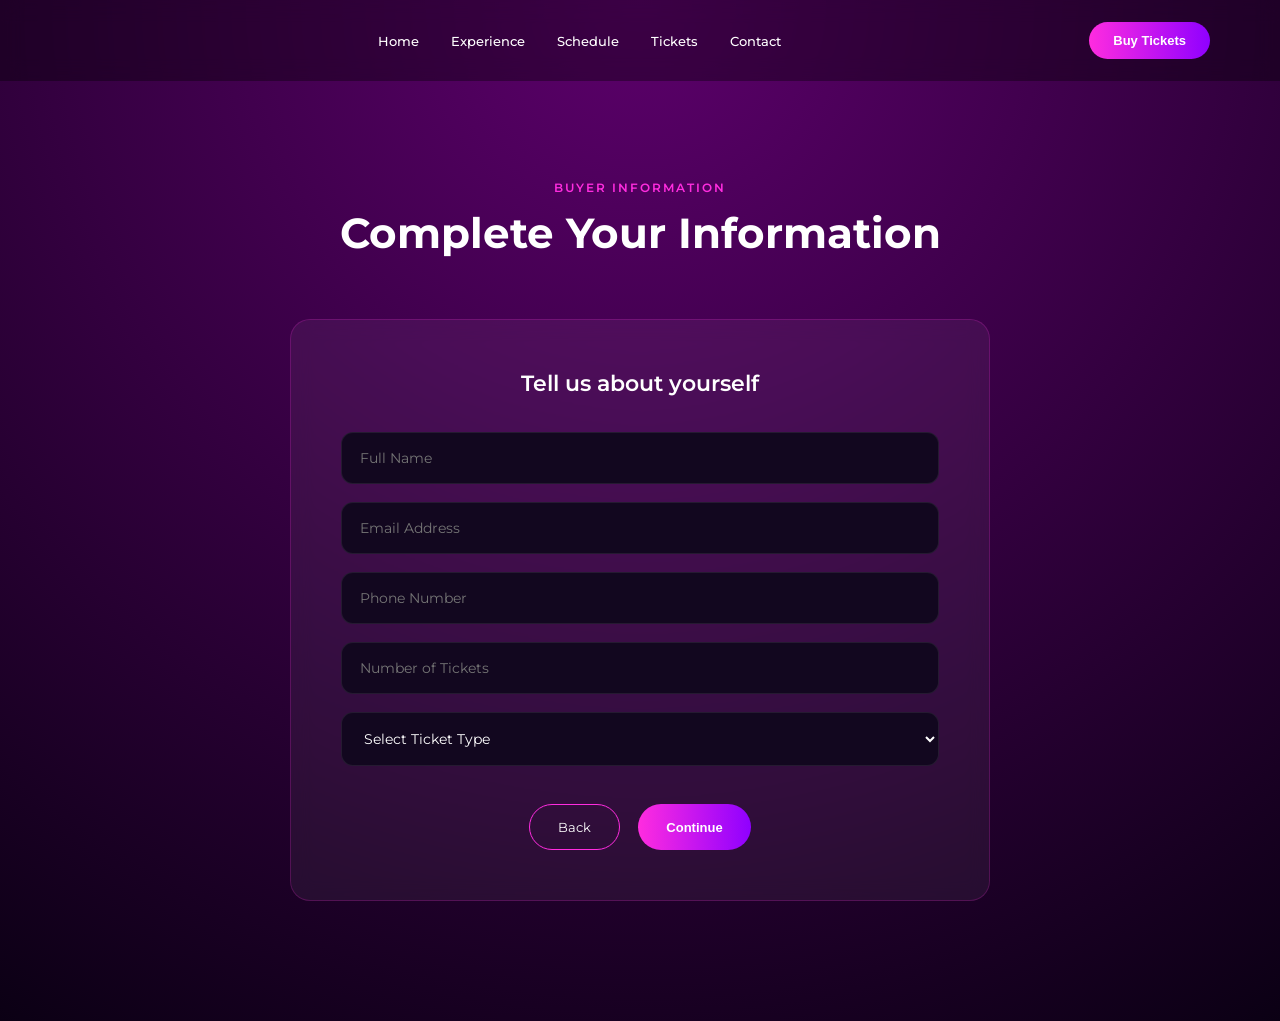
<file: checkout1.html>
<!DOCTYPE html>
<html lang="en">
<head>
    <meta charset="UTF-8">
    <meta name="viewport" content="width=device-width, initial-scale=1.0">
    <title>Checkout - Step 1 | Coachella</title>

    <link rel="preconnect" href="https://fonts.googleapis.com">
    <link rel="preconnect" href="https://fonts.gstatic.com" crossorigin>

    <link href="https://fonts.googleapis.com/css2?family=Montserrat:wght@300;400;500;600;700;800&display=swap" rel="stylesheet">

    <link rel="stylesheet" href="checkout1.css">
    <link rel="stylesheet" href="responsive.css">
</head>

<body>

    <header>

        <div class="logo">
          <img src="images/coachellalog.svg" alt="Coachella Logo">
        </div>


        <nav>
            <a href="index.html">Home</a>
            <a href="experience.html">Experience</a>
            <a href="schedule.html">Schedule</a>
            <a href="tickets.html">Tickets</a>
            <a href="contact.html">Contact</a>
        </nav>

        <button class="ticket-btn">
            Buy Tickets
        </button>

    </header>

    <section class="buyer-section">

        <div class="section-title">
            <p>BUYER INFORMATION</p>
            <h2>Complete Your Information</h2>
        </div>

        <form action="checkout2.html" class="buyer-box">

            <h3>Tell us about yourself</h3>

            <input
                type="text"
                placeholder="Full Name"
                required>

            <input
                type="email"
                placeholder="Email Address"
                required>

            <input
                type="tel"
                placeholder="Phone Number"
                required>

            <input
                type="number"
                placeholder="Number of Tickets"
                min="1"
                required>

            <select required>
                <option value="">
                    Select Ticket Type
                </option>

                <option>
                    General Admission
                </option>

                <option>
                    VIP
                </option>

                <option>
                    Premium
                </option>
            </select>

            <div class="checkout-buttons">

                <a href="tickets.html"
                   class="secondary-btn">
                    Back
                </a>

                <button type="submit"
                        class="main-btn">
                    Continue
                </button>

            </div>

        </form>

    </section>

</body>
</html>
</file>
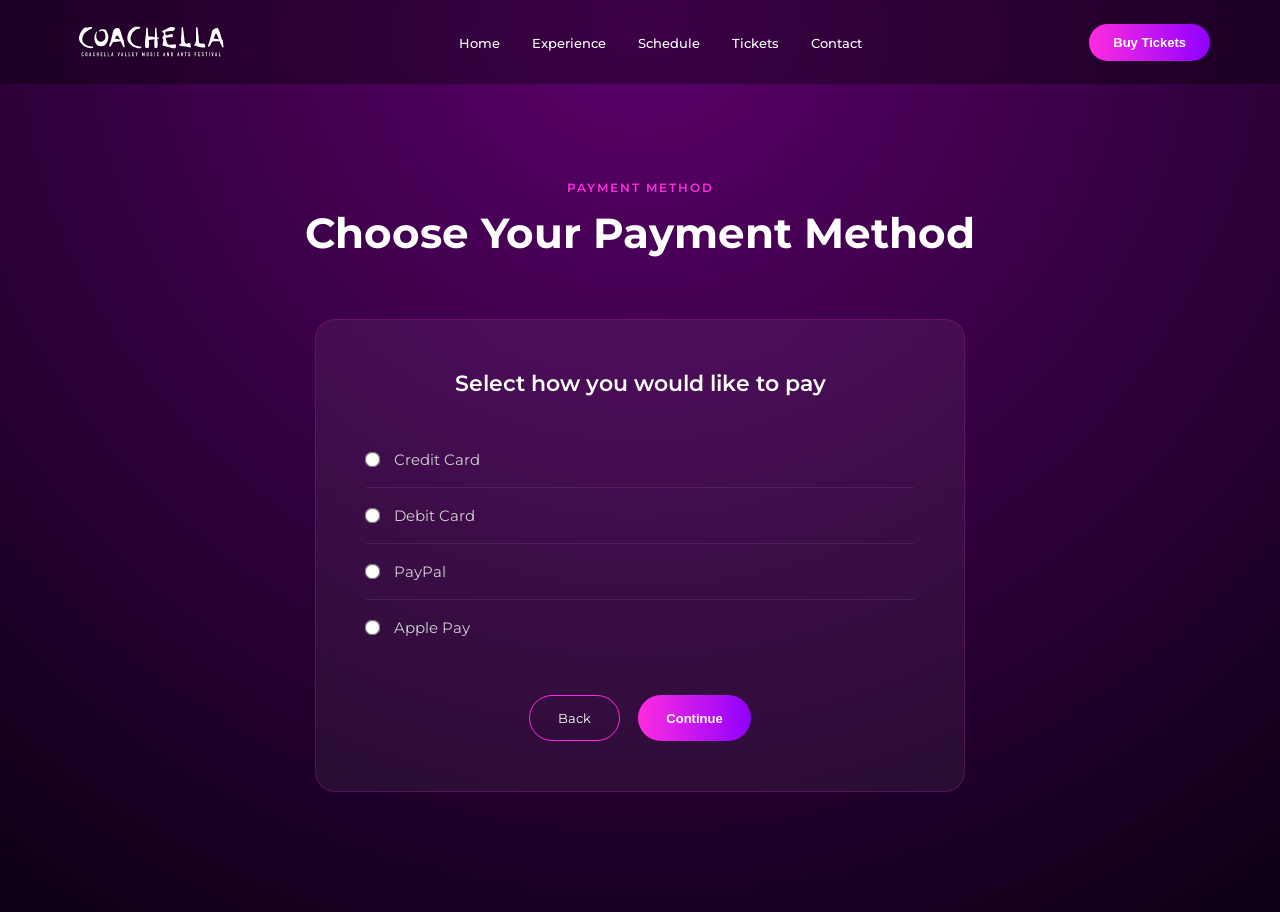
<file: checkout2.html>
<!DOCTYPE html>
<html lang="en">
<head>
    <meta charset="UTF-8">
    <meta name="viewport" content="width=device-width, initial-scale=1.0">
    <title>Checkout - Step 2 | Coachella</title>

    <link rel="preconnect" href="https://fonts.googleapis.com">
    <link rel="preconnect" href="https://fonts.gstatic.com" crossorigin>

    <link href="https://fonts.googleapis.com/css2?family=Montserrat:wght@300;400;500;600;700;800&display=swap" rel="stylesheet">

    <link rel="stylesheet" href="checkout2.css">
    <link rel="stylesheet" href="responsive.css">
</head>

<body>

    <header>
        <div class="logo">
          <img src="images/coachellalog.svg" alt="Coachella Logo">

        </div>

        <nav>
            <a href="index.html">Home</a>
            <a href="experience.html">Experience</a>
            <a href="schedule.html">Schedule</a>
            <a href="tickets.html">Tickets</a>
            <a href="contact.html">Contact</a>
        </nav>

        <button class="ticket-btn">
            Buy Tickets
        </button>

    </header>

    <section class="payment-section">

        <div class="section-title">
            <p>PAYMENT METHOD</p>
            <h2>Choose Your Payment Method</h2>
        </div>

        <form action="checkout3.html" class="payment-box">

            <h3>Select how you would like to pay</h3>

            <label class="payment-option">
                <input type="radio" name="payment" value="credit-card" required>
                <span>Credit Card</span>
            </label>

            <label class="payment-option">
                <input type="radio" name="payment" value="debit-card">
                <span>Debit Card</span>
            </label>

            <label class="payment-option">
                <input type="radio" name="payment" value="paypal">
                <span>PayPal</span>
            </label>

            <label class="payment-option">
                <input type="radio" name="payment" value="apple-pay">
                <span>Apple Pay</span>
            </label>

            <div class="checkout-buttons">

                <a href="checkout1.html" class="secondary-btn">
                    Back
                </a>

                <button type="submit" class="main-btn">
                    Continue
                </button>

            </div>

        </form>

    </section>

</body>
</html>
</file>
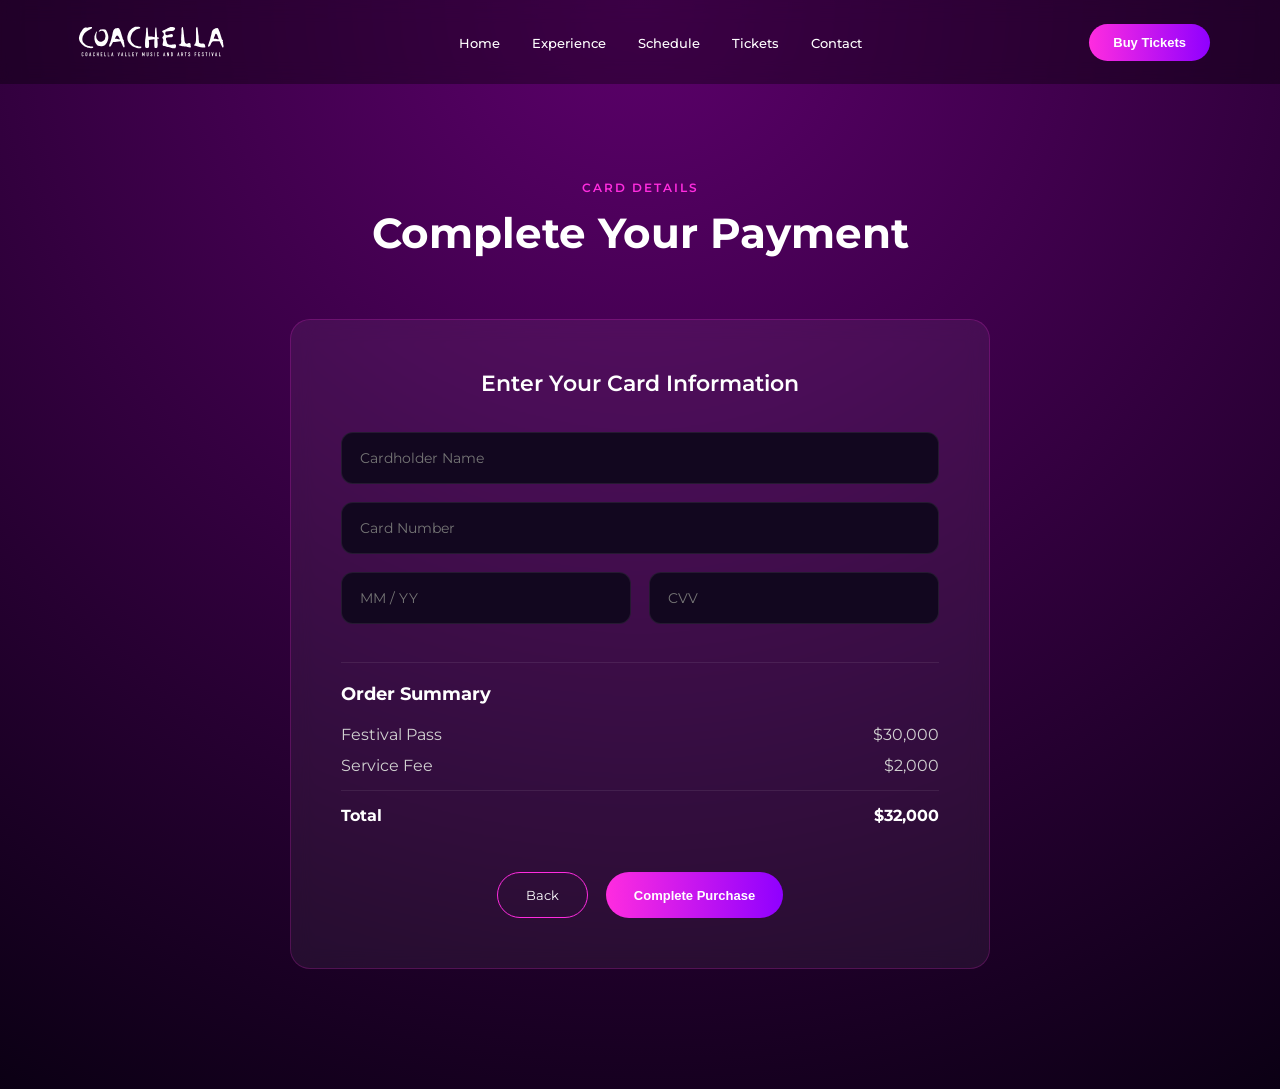
<file: checkout3.html>
<!DOCTYPE html>
<html lang="en">
<head>
    <meta charset="UTF-8">
    <meta name="viewport" content="width=device-width, initial-scale=1.0">
    <title>Checkout - Step 3 | Coachella</title>

    <link rel="preconnect" href="https://fonts.googleapis.com">
    <link rel="preconnect" href="https://fonts.gstatic.com" crossorigin>

    <link href="https://fonts.googleapis.com/css2?family=Montserrat:wght@300;400;500;600;700;800&display=swap" rel="stylesheet">

    <link rel="stylesheet" href="checkout3.css">
    <link rel="stylesheet" href="responsive.css">
</head>

<body>

    <header>

           <div class="logo">
          <img src="images/coachellalog.svg" alt="Coachella Logo">

        </div>

        <nav>
            <a href="index.html">Home</a>
            <a href="experience.html">Experience</a>
            <a href="schedule.html">Schedule</a>
            <a href="tickets.html">Tickets</a>
            <a href="contact.html">Contact</a>
        </nav>

        <button class="ticket-btn">
            Buy Tickets
        </button>

    </header>

    <section class="card-section">

        <div class="section-title">
            <p>CARD DETAILS</p>
            <h2>Complete Your Payment</h2>
        </div>

        <form action="confirmation.html" class="card-box">

            <h3>Enter Your Card Information</h3>

            <input
                type="text"
                placeholder="Cardholder Name"
                required>

            <input
                type="text"
                placeholder="Card Number"
                maxlength="19"
                required>

            <div class="row">

                <input
                    type="text"
                    placeholder="MM / YY"
                    required>

                <input
                    type="text"
                    placeholder="CVV"
                    maxlength="4"
                    required>

            </div>

            <div class="summary">

                <h4>Order Summary</h4>

                <div class="summary-row">
                    <span>Festival Pass</span>
                    <span>$30,000</span>
                </div>

                <div class="summary-row">
                    <span>Service Fee</span>
                    <span>$2,000</span>
                </div>

                <div class="summary-row total">
                    <span>Total</span>
                    <span>$32,000</span>
                </div>

            </div>

            <div class="checkout-buttons">

                <a href="checkout2.html" class="secondary-btn">
                    Back
                </a>

                <button type="submit" class="main-btn">
                    Complete Purchase
                </button>

            </div>

        </form>

    </section>

</body>
</html>
</file>
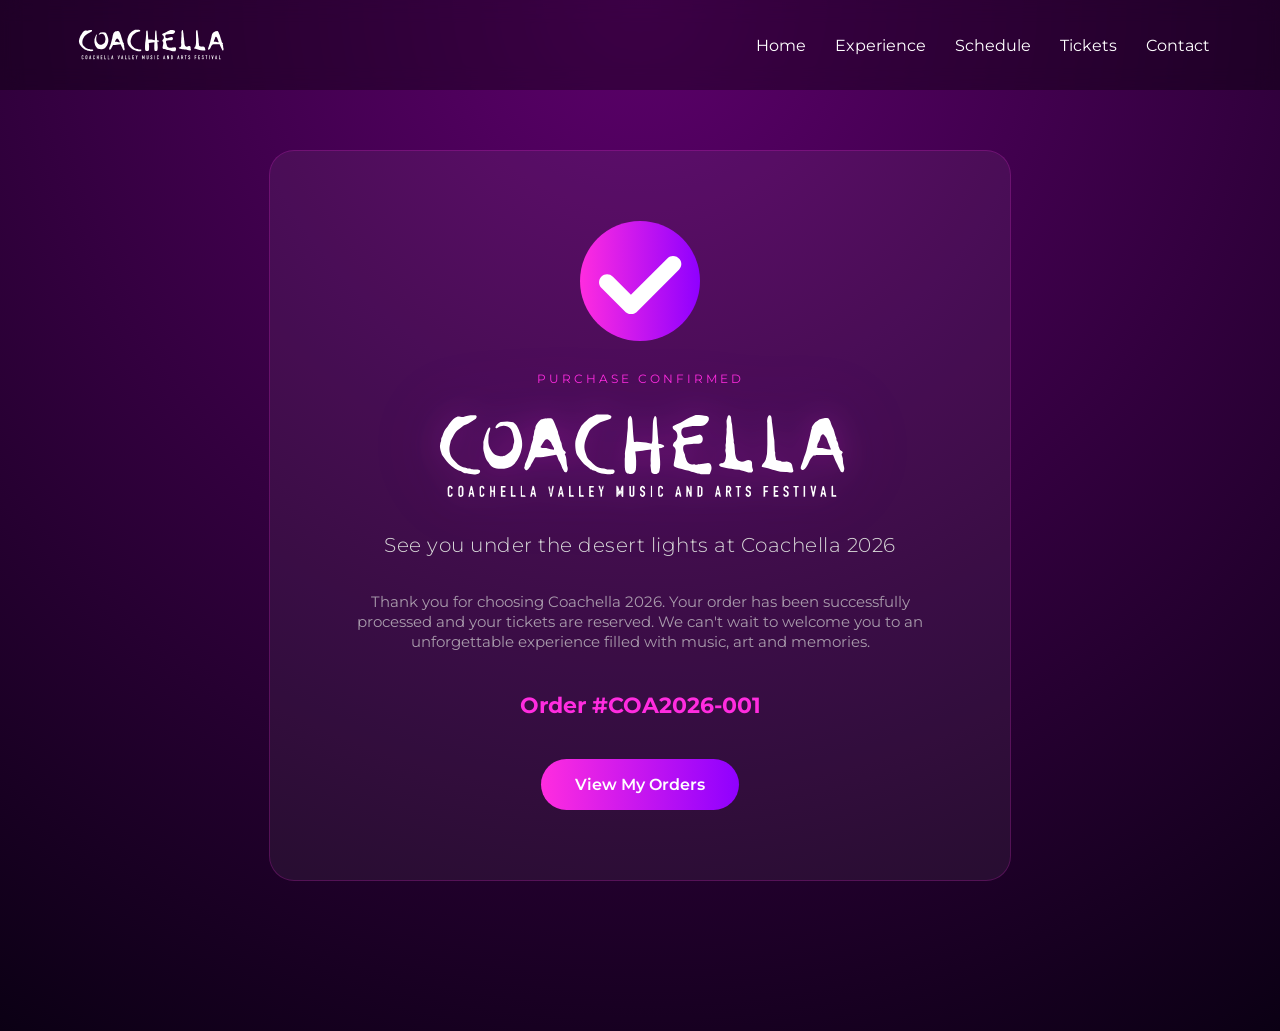
<file: checkout4.html>
<!DOCTYPE html>
<html lang="en">
<head>
    <meta charset="UTF-8">
    <meta name="viewport" content="width=device-width, initial-scale=1.0">
    <title>Purchase Confirmed | Coachella</title>

    <link rel="stylesheet" href="checkout4.css">
    <link rel="stylesheet" href="responsive.css">

    <link href="https://fonts.googleapis.com/css2?family=Montserrat:wght@300;400;500;600;700;800&display=swap" rel="stylesheet">
</head>
<body>

<header>

        <div class="logo">
          <img src="images/coachellalog.svg" alt="Coachella Logo">
        </div>


    <nav>
        <a href="index.html">Home</a>
        <a href="experience.html">Experience</a>
        <a href="schedule.html">Schedule</a>
        <a href="tickets.html">Tickets</a>
        <a href="contact.html">Contact</a>
    </nav>

</header>

<section class="confirmation">

    <div class="confirmation-box">

        <div class="checkmark">
                <img src="images/checklist.svg" alt="Success">
        </div>

        <p class="mini-title">
            PURCHASE CONFIRMED
        </p>

   <div class="confirmation-logo">
    <img src="images/coachellalog.svg" alt="Coachella">
</div>

<p class="festival-message">
See you under the desert lights at Coachella 2026 
</p>

        <p class="description">
            Thank you for choosing Coachella 2026.
            Your order has been successfully processed and your tickets are reserved.
            We can't wait to welcome you to an unforgettable experience filled with music, art and memories.
        </p>

        <div class="order-number">
            Order #COA2026-001
        </div>

        <a href="pedidos.html" class="main-btn">
            View My Orders
        </a>

    </div>

</section>

</body>
</html>
</file>
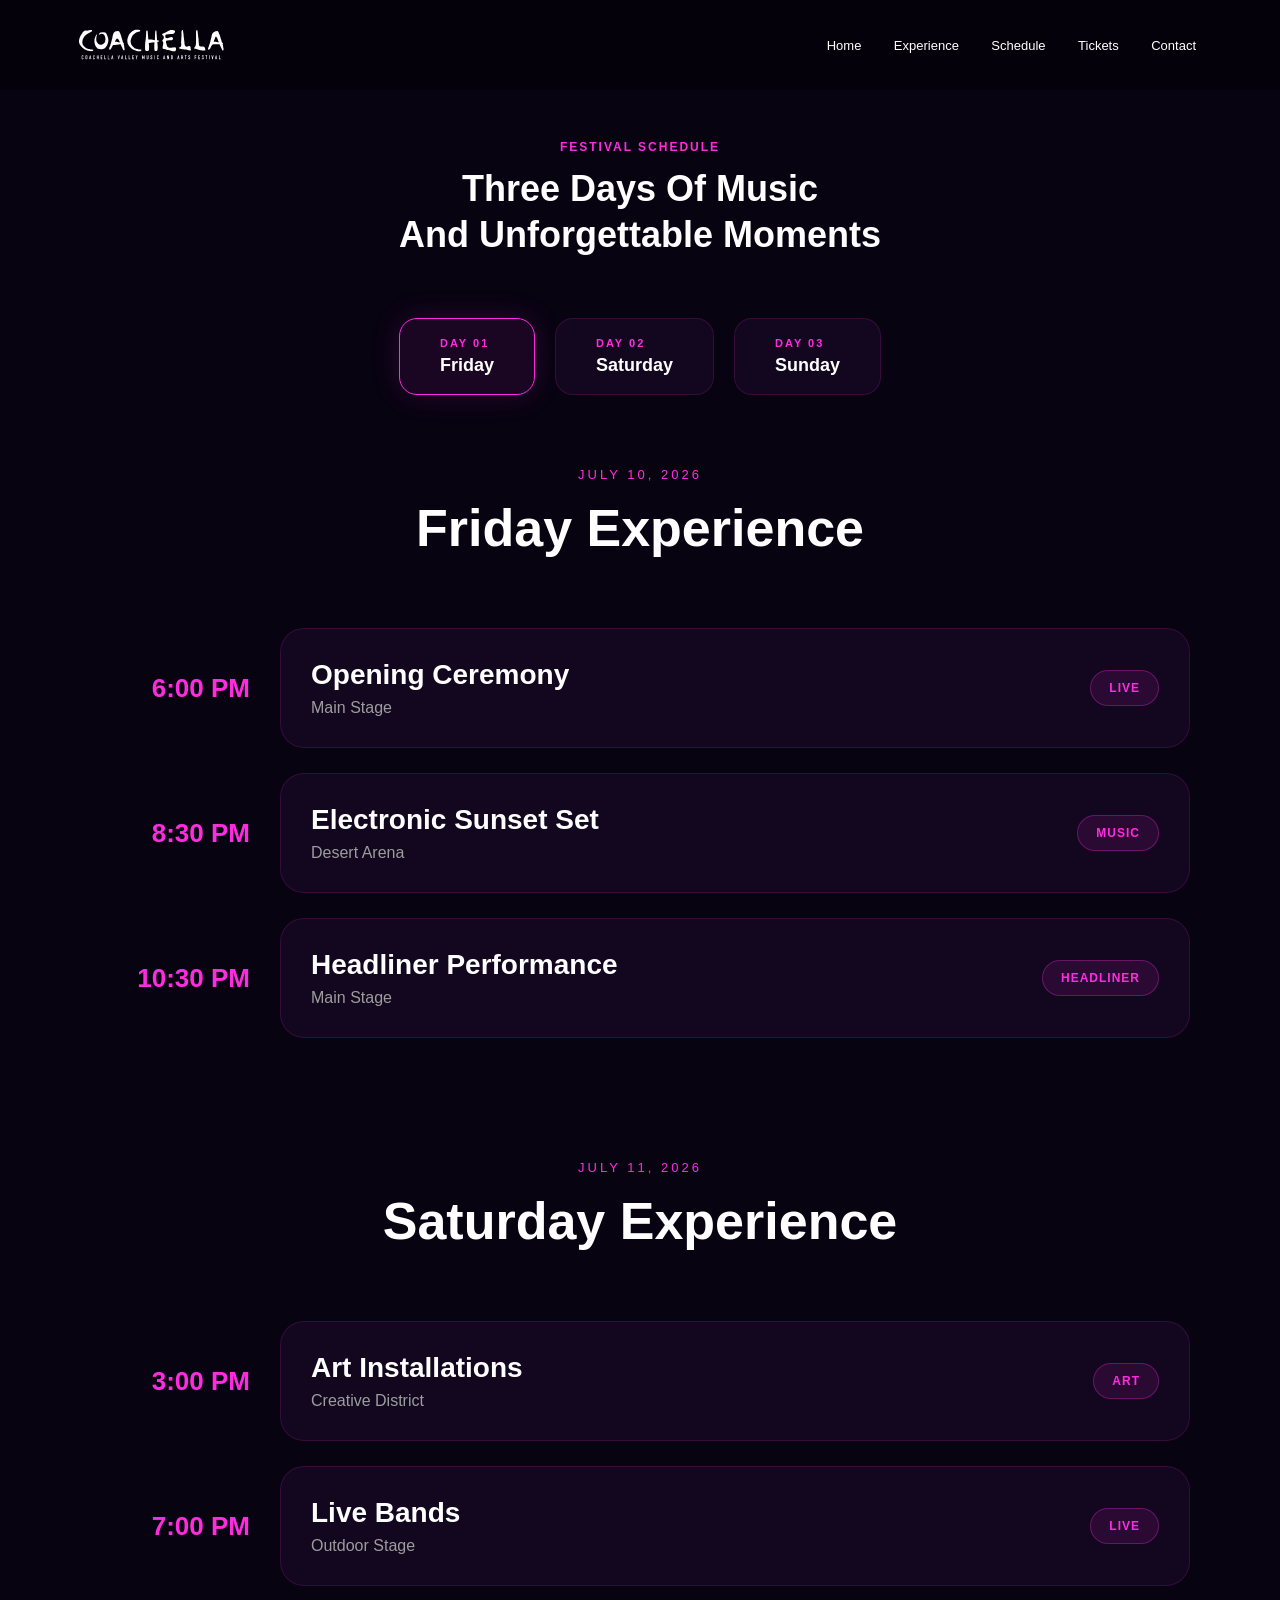
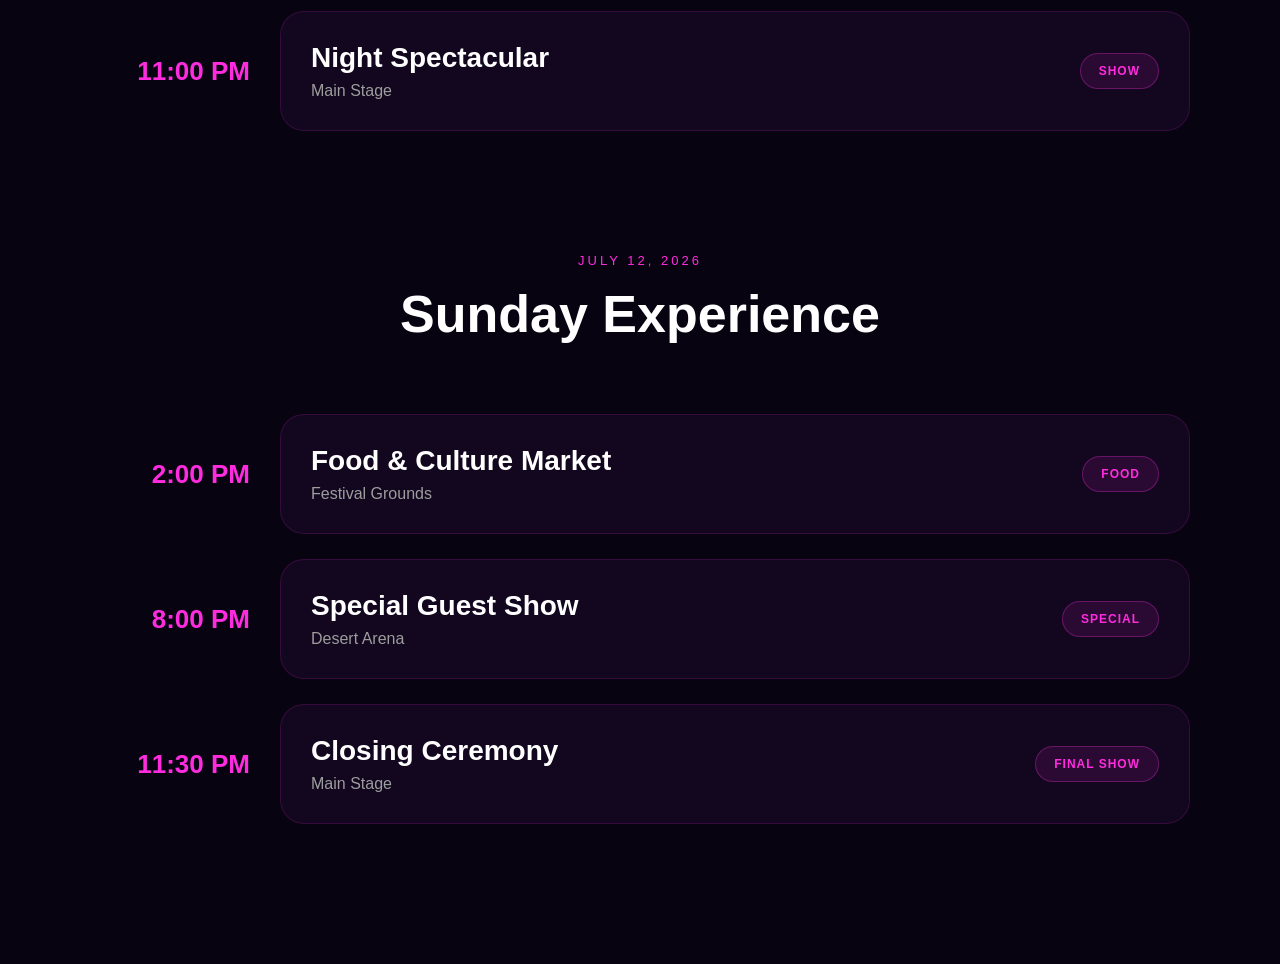
<file: evento.html>
<!DOCTYPE html>
<html lang="en">
<head>
    <meta charset="UTF-8">
    <meta name="viewport" content="width=device-width, initial-scale=1.0">
    <title>Tickets | Coachella 2026</title>

    <link rel="stylesheet" href="style.css">
    <link rel="stylesheet" href="evento.css">
    <link rel="stylesheet" href="responsive.css">
    <link href="https://fonts.cdnfonts.com/css/author" rel="stylesheet">
</head>

<body>

<header>
          <div class="logo">
          <img src="images/coachellalog.svg" alt="Coachella Logo">
        </div>


    <nav>
        <a href="index.html">Home</a>
        <a href="index.html#experience">Experience</a>
        <a href="index.html#schedule">Schedule</a>
        <a href="tickets.html">Tickets</a>
        <a href="index.html#contact">Contact</a>
    </nav>

</header>

<section class="schedule-section" id="schedule">

    <div class="section-title">

        <p>FESTIVAL SCHEDULE</p>

        <h2>
            Three Days Of Music <br>
            And Unforgettable Moments
        </h2>

    </div>

    <div class="days-selector">

        <button class="day-btn active">
            <span>DAY 01</span>
            Friday
        </button>

        <button class="day-btn">
            <span>DAY 02</span>
            Saturday
        </button>

        <button class="day-btn">
            <span>DAY 03</span>
            Sunday
        </button>

    </div>

    <div class="schedule-container">

        <div class="schedule-date">

            <span>JULY 10, 2026</span>

            <h3>Friday Experience</h3>

        </div>

        <div class="timeline">

            <div class="timeline-item">

                <div class="time">
                    6:00 PM
                </div>

                <div class="event-card">

                    <div class="event-info">

                        <h4>Opening Ceremony</h4>

                        <p>Main Stage</p>

                    </div>

                    <div class="event-tag">
                        LIVE
                    </div>

                </div>

            </div>

            <div class="timeline-item">

                <div class="time">
                    8:30 PM
                </div>

                <div class="event-card">

                    <div class="event-info">

                        <h4>Electronic Sunset Set</h4>

                        <p>Desert Arena</p>

                    </div>

                    <div class="event-tag">
                        MUSIC
                    </div>

                </div>

            </div>

            <div class="timeline-item">

                <div class="time">
                    10:30 PM
                </div>

                <div class="event-card">

                    <div class="event-info">

                        <h4>Headliner Performance</h4>

                        <p>Main Stage</p>

                    </div>

                    <div class="event-tag">
                        HEADLINER
                    </div>

                </div>

            </div>

        </div>

    </div>

    <div class="schedule-container">

        <div class="schedule-date">

            <span>JULY 11, 2026</span>

            <h3>Saturday Experience</h3>

        </div>

        <div class="timeline">

            <div class="timeline-item">

                <div class="time">
                    3:00 PM
                </div>

                <div class="event-card">

                    <div class="event-info">

                        <h4>Art Installations</h4>

                        <p>Creative District</p>

                    </div>

                    <div class="event-tag">
                        ART
                    </div>

                </div>

            </div>

            <div class="timeline-item">

                <div class="time">
                    7:00 PM
                </div>

                <div class="event-card">

                    <div class="event-info">

                        <h4>Live Bands</h4>

                        <p>Outdoor Stage</p>

                    </div>

                    <div class="event-tag">
                        LIVE
                    </div>

                </div>

            </div>

            <div class="timeline-item">

                <div class="time">
                    11:00 PM
                </div>

                <div class="event-card">

                    <div class="event-info">

                        <h4>Night Spectacular</h4>

                        <p>Main Stage</p>

                    </div>

                    <div class="event-tag">
                        SHOW
                    </div>

                </div>

            </div>

        </div>

    </div>

    <div class="schedule-container">

        <div class="schedule-date">

            <span>JULY 12, 2026</span>

            <h3>Sunday Experience</h3>

        </div>

        <div class="timeline">

            <div class="timeline-item">

                <div class="time">
                    2:00 PM
                </div>

                <div class="event-card">

                    <div class="event-info">

                        <h4>Food & Culture Market</h4>

                        <p>Festival Grounds</p>

                    </div>

                    <div class="event-tag">
                        FOOD
                    </div>

                </div>

            </div>

            <div class="timeline-item">

                <div class="time">
                    8:00 PM
                </div>

                <div class="event-card">

                    <div class="event-info">

                        <h4>Special Guest Show</h4>

                        <p>Desert Arena</p>

                    </div>

                    <div class="event-tag">
                        SPECIAL
                    </div>

                </div>

            </div>

            <div class="timeline-item">

                <div class="time">
                    11:30 PM
                </div>

                <div class="event-card">

                    <div class="event-info">

                        <h4>Closing Ceremony</h4>

                        <p>Main Stage</p>

                    </div>

                    <div class="event-tag">
                        FINAL SHOW
                    </div>

                </div>

            </div>

        </div>

    </div>

</section>
</file>
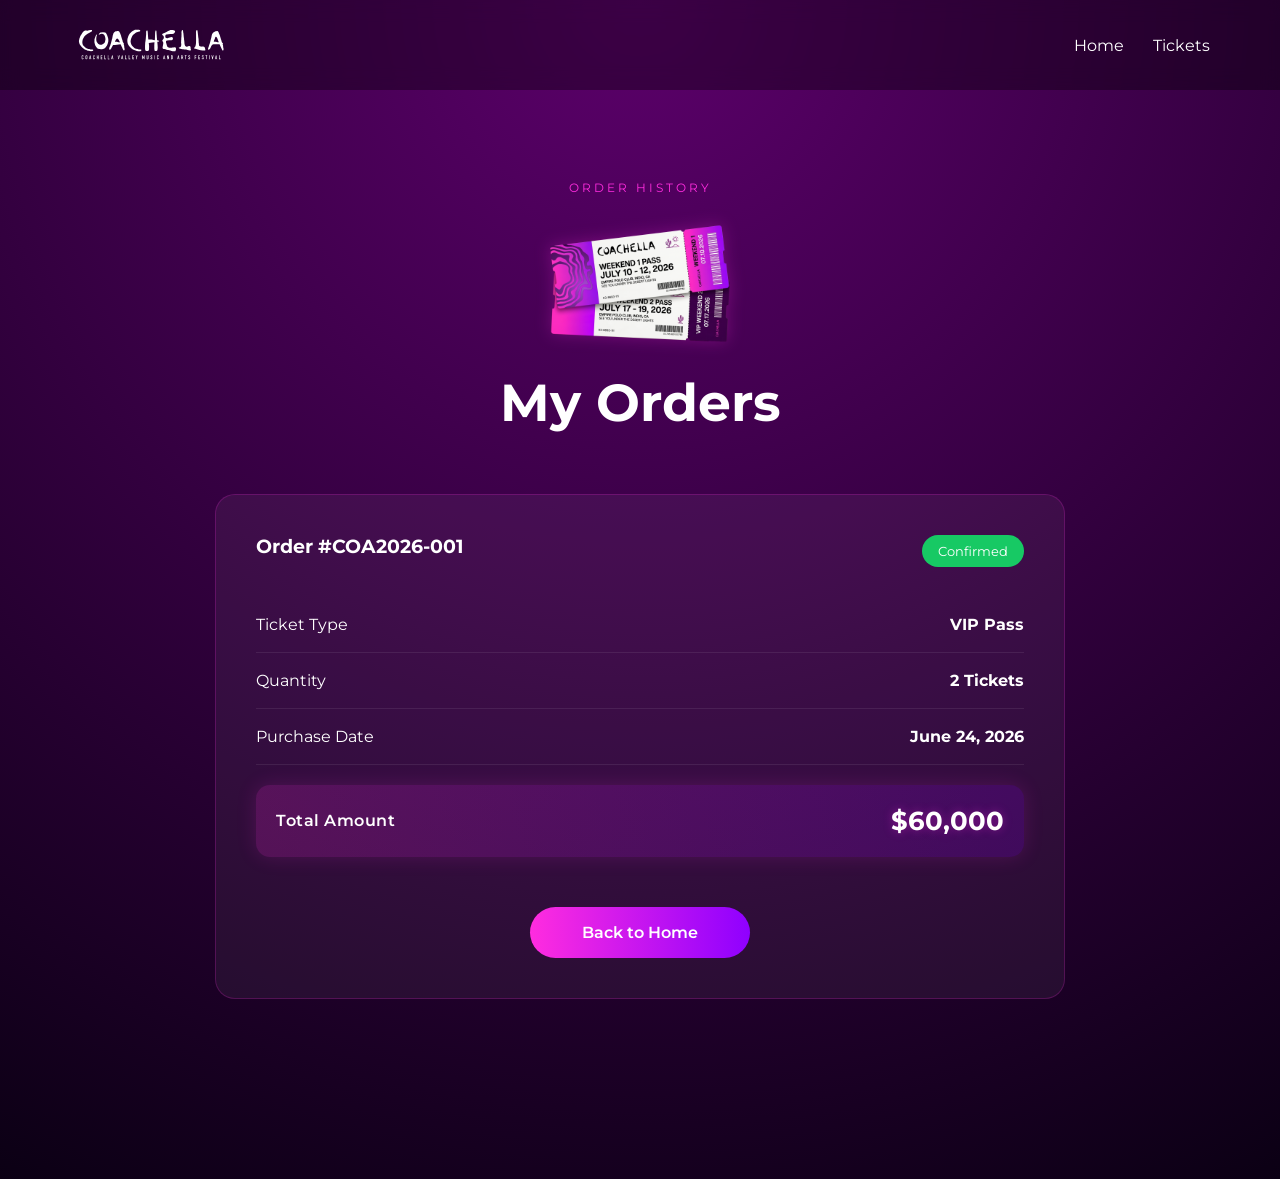
<file: pedidos.html>
<!DOCTYPE html>
<html lang="en">
<head>
<meta charset="UTF-8">
<meta name="viewport" content="width=device-width, initial-scale=1.0">
<title>My Orders | Coachella</title>

<link rel="stylesheet" href="pedidos.css">
<link rel="stylesheet" href="responsive.css">

<link href="https://fonts.googleapis.com/css2?family=Montserrat:wght@300;400;500;600;700;800&display=swap" rel="stylesheet">
</head>

<body>

<header>

           <div class="logo">
          <img src="images/coachellalog.svg" alt="Coachella Logo">
        </div>


    <nav>
        <a href="index.html">Home</a>
        <a href="tickets.html">Tickets</a>
    </nav>

</header>

<section class="orders">

    <div class="section-title">

        <p>ORDER HISTORY</p>

    <img src="images/entradas.png"
         alt="Tickets"
         class="orders-icon">

    <h1>My Orders</h1>

    </div>

    <div class="order-card">

        <div class="order-header">

            <h3>Order #COA2026-001</h3>

            <span class="status">
                Confirmed
            </span>

        </div>

<div class="order-info">

    <div class="info-row">
        <span>Ticket Type</span>
        <strong>VIP Pass</strong>
    </div>

    <div class="info-row">
        <span>Quantity</span>
        <strong>2 Tickets</strong>
    </div>

    <div class="info-row">
        <span>Purchase Date</span>
        <strong>June 24, 2026</strong>
    </div>

    <div class="info-row total-row">
        <span>Total Amount</span>
        <strong>$60,000</strong>
    </div>

    </div>

    <a href="index.html" class="home-btn">
        Back to Home
    </a>

</section>

</body>
</html>
</file>
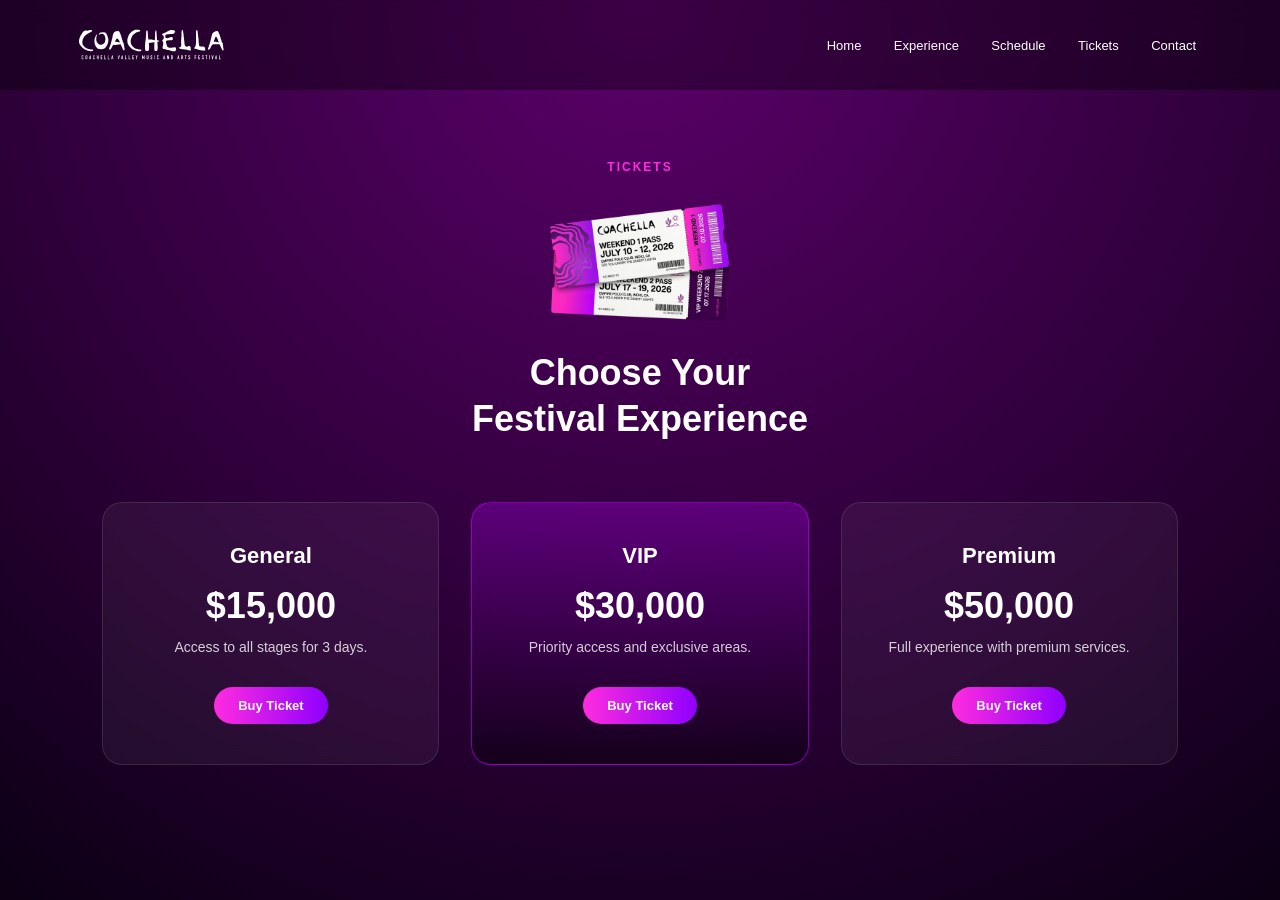
<file: tickets.html>
<!DOCTYPE html>
<html lang="en">
<head>
    <meta charset="UTF-8">
    <meta name="viewport" content="width=device-width, initial-scale=1.0">
    <title>Tickets | Coachella 2026</title>

    <link rel="stylesheet" href="style.css">
    <link rel="stylesheet" href="responsive.css">
    <link href="https://fonts.cdnfonts.com/css/author" rel="stylesheet">
</head>

<body>

<header>
          <div class="logo">
          <img src="images/coachellalog.svg" alt="Coachella Logo">
        </div>


    <nav>
        <a href="index.html">Home</a>
        <a href="index.html#experience">Experience</a>
        <a href="index.html#schedule">Schedule</a>
        <a href="tickets.html">Tickets</a>
        <a href="index.html#contact">Contact</a>
    </nav>

</header>

<main class="tickets-page">

    <!-- TICKETS SELECTION -->
    <section class="tickets-selection">
        <div class="section-title">
            <p>TICKETS</p>
                <img src="images/entradas.png"
         alt="Tickets"
         class="orders-icon">

            <h2>
                Choose Your <br>
                Festival Experience
            </h2>
         
        </div>

        <div class="ticket-cards">
            <div class="ticket-card">
                <h3>General</h3>
                <span class="price">$15,000</span>
                <p>Access to all stages for 3 days.</p>
               <a href="checkout1.html" class="ticket-btn">
    Buy Ticket
</a>
                
                </button>
            </div>

            <div class="ticket-card featured">
                <h3>VIP</h3>
                <span class="price">$30,000</span>
                <p>Priority access and exclusive areas.</p>
                <a href="checkout1.html" class="ticket-btn">
    Buy Ticket
</a>
                </button>
            </div>

            <div class="ticket-card">
                <h3>Premium</h3>
                <span class="price">$50,000</span>
                <p>Full experience with premium services.</p>
                <a href="checkout1.html" class="ticket-btn">
    Buy Ticket
</a>
            </div>
        </div>
    </section>

</body>
</html>
</file>
<file: checkout1.css>
*{
    margin:0;
    padding:0;
    box-sizing:border-box;
}

html{
    scroll-behavior:smooth;
}

body{
    font-family:'Montserrat',sans-serif;
    background-color:#070311;
    color:white;
}

/* HEADER */

header{
    width:100%;

    display:flex;
    justify-content:space-between;
    align-items:center;

    padding:22px 70px;

    position:fixed;

    top:0;
    left:0;

    background-color:rgba(0,0,0,0.35);

    backdrop-filter:blur(10px);

    z-index:1000;
}

.logo{
    font-size:22px;
    font-weight:700;
    letter-spacing:1px;
}

nav a{
    color:white;
    text-decoration:none;
    margin:0 14px;
    font-size:13px;
    font-weight:500;
    transition:.3s;
}

nav a:hover{
    color:#ff2cdf;
}

.ticket-btn{
    padding:11px 24px;

    border:none;

    border-radius:30px;

    background:
    linear-gradient(
        90deg,
        #ff2cdf,
        #8f00ff
    );

    color:white;

    font-size:13px;
    font-weight:600;

    cursor:pointer;
}

/* SECTION */

.buyer-section{

    min-height:100vh;

    padding:180px 90px 120px;

    background:
    radial-gradient(
        circle at top,
        #5c006b,
        #0b0014
    );
}

/* TITLE */

.section-title{
    text-align:center;
}

.section-title p{
    color:#ff2cdf;

    margin-bottom:12px;

    letter-spacing:2px;

    font-size:12px;

    font-weight:600;
}

.section-title h2{
    font-size:42px;

    line-height:52px;

    font-weight:700;
}

/* FORM BOX */

.buyer-box{

    width:100%;
    max-width:700px;

    margin:60px auto 0;

    background:
    rgba(255,255,255,.05);

    backdrop-filter:blur(10px);

    border:
    1px solid rgba(255,44,223,.2);

    border-radius:20px;

    padding:50px;

    display:flex;
    flex-direction:column;
}

.buyer-box h3{

    text-align:center;

    margin-bottom:35px;

    font-size:22px;

    font-weight:600;
}

.buyer-box input,
.buyer-box select{

    width:100%;

    padding:16px 18px;

    margin-bottom:18px;

    background:#12071f;

    border:
    1px solid rgba(255,255,255,.08);

    border-radius:12px;

    color:white;

    font-size:14px;

    font-family:'Montserrat',sans-serif;
}

.buyer-box input:focus,
.buyer-box select:focus{

    outline:none;

    border-color:#ff2cdf;
}

/* BUTTONS */

.checkout-buttons{

    display:flex;

    justify-content:center;

    gap:18px;

    margin-top:20px;
}

.main-btn{

    padding:14px 28px;

    border:none;

    border-radius:30px;

    background:
    linear-gradient(
        90deg,
        #ff2cdf,
        #8f00ff
    );

    color:white;

    cursor:pointer;

    font-size:13px;

    font-weight:600;

    transition:.3s;
}

.main-btn:hover{
    transform:translateY(-3px);
}

.secondary-btn{

    padding:14px 28px;

    border:1px solid #ff2cdf;

    border-radius:30px;

    background:transparent;

    color:white;

    text-decoration:none;

    font-size:13px;

    transition:.3s;
}

.secondary-btn:hover{
    background:
    rgba(255,44,223,.1);
}
</file>
<file: responsive.css>
* {
    box-sizing: border-box;
    margin: 0;
    padding: 0;
}

html, body {
    width: 100%;
    max-width: 100vw;
    overflow-x: hidden; 
}

img {
    max-width: 100%;
    height: auto;
    display: block;
}


@media (max-width: 1024px) {
   
    header {
        position: relative !important;
        height: auto !important;
        padding: 20px 40px !important;
        flex-direction: row !important; 
        justify-content: space-between !important;
        align-items: center !important;
        gap: 15px !important;
    }

    nav {
        display: flex !important;
        gap: 20px !important;
    }

   
    .hero-description {
        width: 100%;
        max-width: 600px !important; 
        margin: 0 auto 35px auto !important;
        text-wrap: balance; 
    }

   
    .ticker {
        position: relative !important;
        top: 0 !important;
        height: auto !important;
        padding: 10px 0 !important;
    }

    .hero {
        min-height: auto;
        padding: 40px 20px 60px 20px !important;
        flex-direction: column;
        align-items: center;
        text-align: center;
    }

    .hero-content {
        width: 100%;
        margin-bottom: 40px;
    }

    .hero h1 {
        font-size: 42px;
        line-height: 52px;
    }

    .hero-buttons {
        flex-direction: column;
        align-items: center;
        gap: 30px;
    }

    .hero-video {
        position: relative !important;
        right: auto !important;
        top: auto !important;
        transform: none !important;
        width: 100% !important;
        max-width: 550px;
        height: 280px !important;
        margin-top: 20px;
    }

    .cards {
        grid-template-columns: repeat(2, 1fr);
    }

    .location {
        flex-direction: column;
        padding: 60px 40px;
    }
    .location-text, .map {
        width: 100%;
    }
}


@media (max-width: 768px) {
    
    header {
        position: relative !important;
        display: flex !important;
        flex-direction: row !important;     
        justify-content: space-between !important; 
        align-items: center !important;
        height: auto !important;
        padding: 12px 8px !important;        
        gap: 4px !important;                
        width: 100% !important;
    }

   
    .logo {
        max-width: 75px !important;          
        display: flex !important;
        align-items: center !important;
    }

    
    nav {
        display: flex !important;
        flex-direction: row !important;     
        flex-wrap: nowrap !important;       
        justify-content: center !important;
        align-items: center !important;
        gap: 6px !important;                 
    }

    nav a {
        margin: 0 !important;
        font-size: 10px !important;         
        letter-spacing: -0.2px !important;  
        white-space: nowrap !important;     
    }

   
    .ticket-btn, .my-orders-btn, [class*="-btn"] { 
        display: inline-block !important;
        font-size: 9px !important;           
        padding: 6px 10px !important;       
        white-space: nowrap !important;
        border-radius: 20px !important;
        margin: 0 !important;               
    }

    
    .ticker {
        position: relative !important;
        top: 0 !important;
        margin-top: 0 !important;
        padding: 8px 0 !important;
    }

    .hero {
        padding: 30px 15px !important;
        display: flex !important;
        flex-direction: column !important;
        align-items: center !important;
        text-align: center !important;
    }

    .hero h1 {
        font-size: 30px !important;
        line-height: 38px !important;
    }

    .hero-video {
        position: relative !important;
        width: 100% !important;
        height: 200px !important;
    }

    
    .cards { grid-template-columns: 1fr !important; }
    .countdown { gap: 15px !important; }
    .time-box { width: 45% !important; padding: 15px !important; }
    .time-box span { font-size: 32px !important; }
    .contact { flex-direction: column !important; gap: 30px !important; }
    .faq, .contact-form { width: 100% !important; }
    
    .orders {
        padding: 40px 15px !important;
        display: flex !important;
        flex-direction: column !important;
        align-items: center !important;
    }

    .orders .section-title h1 {
        font-size: 32px !important;
        margin-top: 10px !important;
    }

    .order-card {
        width: 100% !important;
        max-width: 340px !important; 
        margin: 20px auto !important;
        padding: 20px 15px !important;
        box-sizing: border-box !important;
    }

    .order-header {
        display: flex !important;
        flex-direction: column !important; 
        align-items: flex-start !important; 
        gap: 10px !important;
        padding-bottom: 15px !important;
        border-bottom: 1px solid rgba(255, 255, 255, 0.1) !important;
    }

    .order-header h3 {
        font-size: 16px !important;
    }

    .order-header .status {
        margin: 0 !important; 
        display: inline-block !important;
    }

    .info-row {
        display: flex !important;
        flex-direction: column !important; 
        align-items: flex-start !important; 
        gap: 4px !important;
        padding: 12px 0 !important;
        border-bottom: 1px solid rgba(255, 255, 255, 0.05) !important;
        width: 100% !important;
    }

    .info-row span {
        font-size: 12px !important;
        opacity: 0.7; 
    }

    .info-row strong {
        font-size: 15px !important;
    }

    .info-row.total-row {
        flex-direction: row !important; 
        justify-content: space-between !important;
        align-items: center !important;
        border-bottom: none !important; 
        padding-top: 20px !important;
        margin-top: 5px !important;
    }

    .total-row span {
        font-size: 14px !important;
        font-weight: 600 !important;
        opacity: 1 !important;
    }

    .total-row strong {
        font-size: 24px !important; 
        color: #fff !important;
    }

    .home-btn {
        display: block !important;
        width: 100% !important;
        max-width: 280px !important;
        text-align: center !important;
        margin: 20px auto 0 auto !important;
        box-sizing: border-box !important;
    }
 
    .tickets-grid, 
    .cards-container,
    div[class*="grid"] {
    display: flex !important;
    flex-direction: column !important; 
    align-items: center !important;    
    gap: 30px !important;             
    width: 100% !important;
    max-width: 100% !important;       
    padding: 20px 15px !important;    
    overflow-x: visible !important;   
    box-sizing: border-box !important;
    }


    .ticket-card, 
    .card,
    [class*="ticket"] div[class*="card"] {
    width: 100% !important;           
    max-width: 320px !important;      
    height: auto !important;          
    margin: 0 auto !important;        
    display: flex !important;
    flex-direction: column !important; 
    justify-content: space-between !important;
    padding: 30px 20px !important;
    box-sizing: border-box !important;
    }


    .ticket-card .price,
    [class*="card"] .price {
    font-size: 32px !important; 
    }

    .ticket-card h3,
    [class*="card"] h3 {
    font-size: 18px !important; 
    }
    
    
    
    .buyer-section {
        padding: 30px 15px !important;
        display: flex !important;
        flex-direction: column !important;
        align-items: center !important;
    }

   
    .buyer-section .section-title h2 {
        font-size: 26px !important; 
        line-height: 34px !important;
        margin-top: 5px !important;
        text-align: center !important;
    }

    
    .buyer-box {
        width: 100% !important;
        max-width: 350px !important; 
        margin: 20px auto !important;
        padding: 25px 20px !important; 
        box-sizing: border-box !important;
    }

    .buyer-box h3 {
        font-size: 18px !important;
        margin-bottom: 20px !important;
        text-align: center !important;
    }

    
    .buyer-box input,
    .buyer-box select {
        width: 100% !important;
        height: 48px !important; 
        font-size: 14px !important;
        padding: 10px 15px !important;
        margin-bottom: 16px !important; 
        box-sizing: border-box !important;
    }

   
    .checkout-buttons {
        display: flex !important;
        flex-direction: row !important; 
        justify-content: space-between !important;
        gap: 12px !important;
        width: 100% !important;
        margin-top: 10px !important;
    }

    
    .checkout-buttons .secondary-btn,
    .checkout-buttons .main-btn {
        flex: 1 !important; 
        padding: 12px 5px !important;
        font-size: 14px !important;
        text-align: center !important;
        white-space: nowrap !important;
        display: inline-block !important;
    }

   
    
    
    .payment-section {
        padding: 30px 15px !important;
        display: flex !important;
        flex-direction: column !important;
        align-items: center !important;
    }

    
    .payment-section .section-title h2 {
        font-size: 24px !important; 
        line-height: 32px !important;
        margin-top: 5px !important;
        text-align: center !important;
        padding: 0 10px !important;
    }

    
    .payment-box {
        width: 100% !important;
        max-width: 320px !important; 
        margin: 25px auto !important;
        padding: 25px 20px !important; 
        box-sizing: border-box !important;
    }

   
    .payment-box h3 {
        font-size: 16px !important;
        line-height: 22px !important;
        margin-bottom: 25px !important;
        text-align: center !important;
    }

    
    .payment-option {
        display: flex !important;
        align-items: center !important;
        gap: 12px !important; 
        padding: 14px 10px !important; 
        margin-bottom: 12px !important;
        width: 100% !important;
        box-sizing: border-box !important;
    }

    
    .payment-option input[type="radio"] {
        width: 18px !important;
        height: 18px !important;
        margin: 0 !important;
        cursor: pointer;
    }

    
    .payment-option span {
        font-size: 15px !important;
        font-weight: 500 !important;
    }

    
    .payment-box .checkout-buttons {
        display: flex !important;
        flex-direction: row !important; 
        justify-content: space-between !important;
        gap: 12px !important;
        width: 100% !important;
        margin-top: 25px !important; 
    }

    
    .payment-box .checkout-buttons .secondary-btn,
    .payment-box .checkout-buttons .main-btn {
        flex: 1 !important; 
        padding: 12px 5px !important;
        font-size: 14px !important;
        text-align: center !important;
        white-space: nowrap !important;
        display: inline-block !important;
    }

    
    .card-section {
        padding: 30px 15px !important;
        display: flex !important;
        flex-direction: column !important;
        align-items: center !important;
    }

    
    .card-section .section-title h2 {
        font-size: 24px !important; 
        line-height: 32px !important;
        margin-top: 5px !important;
        text-align: center !important;
    }

    
    .card-box {
        width: 100% !important;
        max-width: 350px !important; 
        margin: 20px auto !important;
        padding: 25px 18px !important;
        box-sizing: border-box !important;
    }

    
    .card-box h3 {
        font-size: 16px !important;
        line-height: 22px !important;
        margin-bottom: 20px !important;
        text-align: center !important;
    }

    
    .card-box > input {
        width: 100% !important;
        height: 48px !important;
        font-size: 14px !important;
        padding: 10px 15px !important;
        margin-bottom: 15px !important;
        box-sizing: border-box !important;
    }

    
    .card-box .row {
        display: flex !important;
        flex-direction: row !important; 
        gap: 12px !important;           
        width: 100% !important;
        margin-bottom: 25px !important;
    }

    
    .card-box .row input {
        flex: 1 !important;
        width: 50% !important;
        height: 48px !important;
        font-size: 14px !important;
        padding: 10px 12px !important;
        margin-bottom: 0 !important; 
        box-sizing: border-box !important;
    }

    
    .card-box .summary {
        margin-top: 5px !important;
        padding: 15px 12px !important;
        border-radius: 8px !important;
        background: rgba(255, 255, 255, 0.03) !important; 
        width: 100% !important;
        box-sizing: border-box !important;
    }

    .card-box .summary h4 {
        font-size: 15px !important;
        margin-bottom: 12px !important;
        text-align: left !important;
    }

    
    .card-box .summary-row {
        display: flex !important;
        flex-direction: row !important;
        justify-content: space-between !important; 
        align-items: center !important;
        padding: 6px 0 !important;
        width: 100% !important;
    }

    .card-box .summary-row span {
        font-size: 13px !important;
    }

    
    .card-box .summary-row.total {
        margin-top: 8px !important;
        padding-top: 12px !important;
        border-top: 1px solid rgba(255, 255, 255, 0.1) !important;
    }

    .card-box .summary-row.total span {
        font-size: 16px !important;
        font-weight: 700 !important;
    }

   
    .card-box .checkout-buttons {
        display: flex !important;
        flex-direction: row !important;
        justify-content: space-between !important;
        gap: 12px !important;
        width: 100% !important;
        margin-top: 25px !important;
    }

    
    .card-box .checkout-buttons .secondary-btn,
    .card-box .checkout-buttons .main-btn {
        flex: 1 !important; 
        padding: 14px 5px !important; 
        font-size: 13px !important;  
        text-align: center !important;
        white-space: nowrap !important;
        display: inline-block !important;
    }

    
    .confirmation {
        padding: 40px 15px !important;
        display: flex !important;
        flex-direction: column !important;
        align-items: center !important;
        justify-content: center !important;
        min-height: calc(100vh - 80px) !important; 
    }

    
    .confirmation-box {
        width: 100% !important;
        max-width: 350px !important; 
        margin: 0 auto !important;
        padding: 35px 20px !important;
        box-sizing: border-box !important;
        display: flex !important;
        flex-direction: column !important;
        align-items: center !important;
        text-align: center !important;
    }

    
    .checkmark {
        width: 70px !important;
        height: 70px !important;
        margin-bottom: 15px !important;
    }

    .checkmark img {
        width: 100% !important;
        height: auto !important;
    }

    
    .mini-title {
        font-size: 11px !important;
        letter-spacing: 2px !important;
        margin-bottom: 15px !important;
    }

    
    .confirmation-logo {
        width: 100% !important;
        max-width: 160px !important; 
        margin: 0 auto 15px auto !important;
    }

    .confirmation-logo img {
        width: 100% !important;
        height: auto !important;
    }

    
    .festival-message {
        font-size: 16px !important;
        line-height: 22px !important;
        font-weight: 600 !important;
        margin-bottom: 15px !important;
        padding: 0 5px !important;
    }

    
    .description {
        font-size: 13px !important;
        line-height: 20px !important;
        opacity: 0.8 !important;
        margin-bottom: 25px !important;
        padding: 0 5px !important;
    }

    
    .order-number {
        font-size: 15px !important;
        font-weight: 700 !important;
        padding: 10px 20px !important;
        margin-bottom: 25px !important;
        display: inline-block !important;
        width: auto !important;
    }

    
    .confirmation-box .main-btn {
        display: block !important;
        width: 100% !important;
        max-width: 260px !important; 
        padding: 14px 0 !important;
        font-size: 14px !important;
        text-align: center !important;
        margin: 0 auto !important;
        box-sizing: border-box !important;
    }

    
    .schedule-section {
        padding: 40px 15px !important;
        overflow-x: hidden !important;
    }

    
    .schedule-section .section-title h2 {
        font-size: 26px !important;
        line-height: 34px !important;
        text-align: center !important;
    }

    
    .days-selector {
        display: flex !important;
        flex-direction: row !important;
        justify-content: center !important;
        gap: 8px !important;
        margin: 25px 0 !important;
        width: 100% !important;
    }

    .day-btn {
        flex: 1 !important;
        max-width: 105px !important;
        padding: 8px 4px !important;
        font-size: 11px !important;
    }

    .day-btn span {
        font-size: 9px !important;
        display: block !important;
    }

    
    .schedule-container {
        width: 100% !important;
        margin-bottom: 35px !important;
        padding: 0 !important;
    }

    
    .schedule-date {
        text-align: center !important;
        margin-bottom: 20px !important;
    }

    .schedule-date h3 {
        font-size: 22px !important;
        margin-top: 4px !important;
    }

    
    .timeline {
        width: 100% !important;
        display: flex !important;
        flex-direction: column !important;
        gap: 16px !important;
    }

   
    .timeline-item {
        display: flex !important;
        flex-direction: column !important; 
        align-items: flex-start !important;
        gap: 6px !important;
        width: 100% !important;
        margin-left: 0 !important;
        padding-left: 0 !important;
    }

    
    .timeline-item .time {
        font-size: 14px !important;
        font-weight: 700 !important;
        color: #ff2cdf !important; 
        margin-left: 5px !important;
    }

    
    .event-card {
        width: 100% !important;
        display: flex !important;
        flex-direction: row !important; 
        justify-content: space-between !important;
        align-items: center !important;
        padding: 16px 15px !important;
        box-sizing: border-box !important;
        margin: 0 !important;
    }

    
    .event-info h4 {
        font-size: 15px !important;
        line-height: 20px !important;
        margin-bottom: 2px !important;
    }

    .event-info p {
        font-size: 12px !important;
        opacity: 0.7 !important;
    }

    
    .event-tag {
        font-size: 10px !important;
        padding: 4px 10px !important;
        border-radius: 12px !important;
        white-space: nowrap !important;
    }

}
</file>
<file: checkout2.css>
*{
    margin:0;
    padding:0;
    box-sizing:border-box;
}

html{
    scroll-behavior:smooth;
}

body{
    font-family:'Montserrat',sans-serif;
    background-color:#070311;
    color:white;
}

/* HEADER */

header{
    width:100%;

    display:flex;
    justify-content:space-between;
    align-items:center;

    padding:22px 70px;

    position:fixed;

    top:0;
    left:0;

    background-color:rgba(0,0,0,0.35);

    backdrop-filter:blur(10px);

    z-index:1000;
}

.logo{
    font-size:22px;
    font-weight:700;
    letter-spacing:1px;
}

nav a{
    color:white;
    text-decoration:none;
    margin:0 14px;
    font-size:13px;
    font-weight:500;
    transition:0.3s;
}

nav a:hover{
    color:#ff2cdf;
}

.ticket-btn{
    padding:11px 24px;

    border:none;

    border-radius:30px;

    background:linear-gradient(
        90deg,
        #ff2cdf,
        #8f00ff
    );

    color:white;

    font-size:13px;

    font-weight:600;

    cursor:pointer;
}

/* PAYMENT SECTION */

.payment-section{
    min-height:100vh;

    padding:180px 90px 120px;

    background:
    radial-gradient(
        circle at top,
        #5c006b,
        #0b0014
    );
}

/* TITLE */

.section-title{
    text-align:center;
}

.section-title p{
    color:#ff2cdf;

    margin-bottom:12px;

    letter-spacing:2px;

    font-size:12px;

    font-weight:600;
}

.section-title h2{
    font-size:42px;

    line-height:52px;

    font-weight:700;
}

/* PAYMENT BOX */

.payment-box{

    width:100%;
    max-width:650px;

    margin:60px auto 0;

    background:rgba(255,255,255,0.05);

    backdrop-filter:blur(10px);

    border:1px solid rgba(255,44,223,0.2);

    border-radius:20px;

    padding:50px;
}

.payment-box h3{

    text-align:center;

    margin-bottom:35px;

    font-size:22px;

    font-weight:600;
}

/* OPTIONS */

.payment-option{

    display:flex;

    align-items:center;

    gap:15px;

    padding:18px 0;

    font-size:15px;

    color:#d1d1d1;

    border-bottom:
    1px solid rgba(255,255,255,0.08);
}

.payment-option:last-of-type{
    border-bottom:none;
}

.payment-option input{

    accent-color:#ff2cdf;

    transform:scale(1.2);

    cursor:pointer;
}

.payment-option span{
    cursor:pointer;
}

/* BUTTONS */

.checkout-buttons{

    display:flex;

    justify-content:center;

    gap:18px;

    margin-top:40px;
}

.main-btn{
    padding:14px 28px;

    border:none;

    border-radius:30px;

    background:linear-gradient(
        90deg,
        #ff2cdf,
        #8f00ff
    );

    color:white;

    cursor:pointer;

    font-size:13px;

    font-weight:600;

    transition:0.3s;
}

.main-btn:hover{
    transform:translateY(-3px);
}

.secondary-btn{
    padding:14px 28px;

    border:1px solid #ff2cdf;

    border-radius:30px;

    background:transparent;

    color:white;

    text-decoration:none;

    font-size:13px;

    cursor:pointer;

    transition:0.3s;
}

.secondary-btn:hover{
    background-color:rgba(255,44,223,0.1);
}

.logo img{
    height:40px;
    width:auto;
    display:block;
}
</file>
<file: checkout3.css>
*{
    margin:0;
    padding:0;
    box-sizing:border-box;
}

html{
    scroll-behavior:smooth;
}

body{
    font-family:'Montserrat',sans-serif;
    background-color:#070311;
    color:white;
}

/* HEADER */

header{
    width:100%;

    display:flex;
    justify-content:space-between;
    align-items:center;

    padding:22px 70px;

    position:fixed;

    top:0;
    left:0;

    background-color:rgba(0,0,0,0.35);

    backdrop-filter:blur(10px);

    z-index:1000;
}

.logo{
    font-size:22px;
    font-weight:700;
    letter-spacing:1px;
}

nav a{
    color:white;
    text-decoration:none;
    margin:0 14px;
    font-size:13px;
    font-weight:500;
    transition:.3s;
}

nav a:hover{
    color:#ff2cdf;
}

.ticket-btn{
    padding:11px 24px;

    border:none;

    border-radius:30px;

    background:linear-gradient(
        90deg,
        #ff2cdf,
        #8f00ff
    );

    color:white;

    font-size:13px;
    font-weight:600;

    cursor:pointer;
}

/* SECTION */

.card-section{

    min-height:100vh;

    padding:180px 90px 120px;

    background:
    radial-gradient(
        circle at top,
        #5c006b,
        #0b0014
    );
}

/* TITLE */

.section-title{
    text-align:center;
}

.section-title p{
    color:#ff2cdf;

    margin-bottom:12px;

    letter-spacing:2px;

    font-size:12px;

    font-weight:600;
}

.section-title h2{
    font-size:42px;

    line-height:52px;

    font-weight:700;
}

/* CARD BOX */

.card-box{

    width:100%;
    max-width:700px;

    margin:60px auto 0;

    background:rgba(255,255,255,.05);

    backdrop-filter:blur(10px);

    border:1px solid rgba(255,44,223,.2);

    border-radius:20px;

    padding:50px;

    display:flex;
    flex-direction:column;
}

.card-box h3{

    text-align:center;

    margin-bottom:35px;

    font-size:22px;

    font-weight:600;
}

.card-box input{

    width:100%;

    padding:16px 18px;

    margin-bottom:18px;

    background:#12071f;

    border:1px solid rgba(255,255,255,.08);

    border-radius:12px;

    color:white;

    font-size:14px;

    font-family:'Montserrat',sans-serif;
}

.card-box input:focus{

    outline:none;

    border-color:#ff2cdf;
}

.row{

    display:grid;

    grid-template-columns:1fr 1fr;

    gap:18px;
}

/* SUMMARY */

.summary{

    margin-top:20px;

    padding-top:20px;

    border-top:1px solid rgba(255,255,255,.08);
}

.summary h4{

    margin-bottom:20px;

    font-size:18px;
}

.summary-row{

    display:flex;

    justify-content:space-between;

    margin-bottom:12px;

    color:#d1d1d1;
}

.total{

    margin-top:15px;

    padding-top:15px;

    border-top:1px solid rgba(255,255,255,.08);

    font-weight:700;

    color:white;
}

/* BUTTONS */

.checkout-buttons{

    display:flex;

    justify-content:center;

    gap:18px;

    margin-top:35px;
}

.main-btn{

    padding:14px 28px;

    border:none;

    border-radius:30px;

    background:linear-gradient(
        90deg,
        #ff2cdf,
        #8f00ff
    );

    color:white;

    cursor:pointer;

    font-size:13px;

    font-weight:600;

    transition:.3s;
}

.main-btn:hover{
    transform:translateY(-3px);
}

.secondary-btn{

    padding:14px 28px;

    border:1px solid #ff2cdf;

    border-radius:30px;

    background:transparent;

    color:white;

    text-decoration:none;

    font-size:13px;

    transition:.3s;
}

.secondary-btn:hover{
    background:rgba(255,44,223,.1);
}

.logo img{
    height:40px;
    width:auto;
    display:block;
}
</file>
<file: checkout4.css>
*{
    margin:0;
    padding:0;
    box-sizing:border-box;
}

body{
    font-family:'Montserrat',sans-serif;
    background:#070311;
    color:white;
}

header{
    width:100%;
    padding:25px 70px;

    position:fixed;
    top:0;

    display:flex;
    justify-content:space-between;
    align-items:center;

    background:rgba(0,0,0,.35);
    backdrop-filter:blur(10px);
}

.logo{
    font-size:22px;
    font-weight:700;
}

nav a{
    color:white;
    text-decoration:none;
    margin-left:25px;
}

.confirmation{

    min-height:100vh;

    display:flex;
    justify-content:center;
    align-items:center;

    padding:150px 30px;

    background:
    radial-gradient(circle at top,
    #5c006b,
    #0b0014);
}

.confirmation-box{

    max-width:800px;

    text-align:center;

    background:rgba(255,255,255,.05);

    border:1px solid rgba(255,44,223,.2);

    border-radius:25px;

    padding:70px;
}

.checkmark{

    width:120px;
    height:120px;

    margin:auto;

    border-radius:50%;

    display:flex;
    justify-content:center;
    align-items:center;

    font-size:60px;

    background:
    linear-gradient(
    90deg,
    #ff2cdf,
    #8f00ff);

    margin-bottom:30px;
}

.mini-title{

    color:#ff2cdf;

    letter-spacing:3px;

    font-size:12px;

    margin-bottom:15px;
}

h1{

    font-size:54px;

    margin-bottom:25px;
}

.description{

    color:#d8d8d8b2;

    line-height:20px;

    max-width:600px;

    margin:auto;

    font-size:15px;
}

.order-number{

    margin-top:40px;

    margin-bottom:40px;

    font-size:22px;

    font-weight:700;

    color:#ff2cdf;
}

.main-btn{

    display:inline-block;

    padding:16px 34px;

    border-radius:30px;

    text-decoration:none;

    color:white;

    font-weight:600;

    background:
    linear-gradient(
    90deg,
    #ff2cdf,
    #8f00ff);
}

.logo img{
    height:40px;
    width:auto;
    display:block;
}

.confirmation-logo{

    display:flex;

    justify-content:center;

    margin-bottom:20px;
}

.confirmation-logo img{

    width:450px;

    max-width:90%;

    height:auto;

    animation:logoPulse 4s ease-in-out infinite;

    filter:
    drop-shadow(0 0 15px rgba(255,44,223,.25))
    drop-shadow(0 0 40px rgba(143,0,255,.15));
}

.festival-message{

    font-size:20px;

    color:#d8d8d8;

    margin-bottom:35px;

    font-weight:300;

    letter-spacing:.5px;

    text-align:center;
}

@keyframes logoPulse{

    0%{
        transform:scale(0.95);
        opacity:.85;
    }

    50%{
        transform:scale(1.1);
        opacity:1;
    }

    100%{
        transform:scale(0.95);
        opacity:.85;
    }
}
</file>
<file: style.css>
*{
    margin: 0;
    padding: 0;
    box-sizing: border-box;
}

html{
    scroll-behavior: smooth;
}

body{
    font-family: 'Montserrat', sans-serif;
    background-color: #070311;
    color: white;
}

/* HEADER */

header{
    width: 100%;

    display: flex;
    justify-content: space-between;
    align-items: center;

    padding: 22px 70px;

    position: fixed;

    top: 0;
    left: 0;

    background-color: rgba(0,0,0,0.35);

    backdrop-filter: blur(10px);

    z-index: 1000;
}

.logo{
    font-size: 22px;
    font-weight: 700;

    letter-spacing: 1px;
}

nav a{
    color: white;

    text-decoration: none;

    margin: 0 14px;

    font-size: 13px;

    font-weight: 500;

    transition: 0.3s;
}

nav a:hover{
    color: #ff2cdf;
}

.ticket-btn{
    padding: 11px 24px;

    border: none;

    border-radius: 30px;

    background: linear-gradient(90deg,#ff2cdf,#8f00ff);

    color: white;

    font-size: 13px;

    font-weight: 600;

    cursor: pointer;
}

/* HERO */

.hero {
    min-height: 100vh;
    padding: 100px 90px;

    background-image:
        linear-gradient(rgba(7,3,17,0.75), rgba(7,3,17,0.82)),
        url("images/homeee.jpg");

    background-size: cover;
    background-repeat: no-repeat;
    background-position: center;

    display: flex;
    align-items: center;
}

.hero-content{
    width: 55%;
}

.mini-title{
    color: #ff2cdf;

    margin-bottom: 18px;

    letter-spacing: 3px;

    font-size: 12px;

    font-weight: 600;
}

.hero h1{
    font-size: 58px;

    line-height: 68px;

    margin-bottom: 22px;

    font-weight: 700;
}

.hero-description{
    color: #d1d1d1;

    line-height: 28px;

    font-size: 15px;

    width: 75%;

    margin-bottom: 35px;
}

.hero-buttons{
    display: flex;

    gap: 18px;
}

.main-btn{
    padding: 14px 28px;

    border: none;

    border-radius: 30px;

    background: linear-gradient(90deg,#ff2cdf,#8f00ff);

    color: white;

    cursor: pointer;

    font-size: 13px;

    font-weight: 600;

    transition: 0.3s;
}

.main-btn:hover{
    transform: translateY(-3px);
}

.secondary-btn{
    padding: 14px 28px;

    border: 1px solid #ff2cdf;

    border-radius: 30px;

    background: transparent;

    color: white;

    font-size: 13px;

    cursor: pointer;

    transition: 0.3s;
}

.secondary-btn:hover{
    background-color: rgba(255,44,223,0.1);
}

/* SECTION TITLE */

.section-title{
    text-align: center;

    margin-bottom: 55px;
}

.section-title p{
    color: #ff2cdf;

    margin-bottom: 12px;

    letter-spacing: 2px;

    font-size: 12px;

    font-weight: 600;
}

.section-title h2{
    font-size: 36px;

    line-height: 46px;

    font-weight: 700;
}

/* EXPERIENCE */

.experience{
    padding: 100px 90px;
}

.cards{
    display: grid;

    grid-template-columns: repeat(3,1fr);

    gap: 25px;
}

.card{
    background-color: #12071f;

    border: 1px solid rgba(255,44,223,0.2);

    border-radius: 18px;

    padding: 35px;

    transition: 0.3s;
}

.card:hover{
    transform: translateY(-6px);

    border-color: #ff2cdf;
}

.icon{
    font-size: 28px;

    margin-bottom: 20px;
}

.card h3{
    font-size: 20px;

    margin-bottom: 12px;
}

.card p{
    color: #bbbbbb;

    line-height: 28px;

    font-size: 14px;
}

/* SCHEDULE */

.schedule{
    padding: 100px 90px;
}

.schedule-box{
    width: 100%;

    background-color: #12071f;

    border-radius: 20px;

    padding: 35px;
}

.schedule-item{
    display: flex;

    justify-content: space-between;

    align-items: center;

    padding: 22px 0;

    border-bottom: 1px solid rgba(255,255,255,0.08);
}

.schedule-item:last-child{
    border-bottom: none;
}

.schedule-item h4{
    font-size: 18px;

    margin-bottom: 6px;
}

.schedule-item p{
    color: #aaaaaa;

    font-size: 14px;
}

.schedule-item span{
    color: #ff2cdf;

    font-size: 14px;

    font-weight: 600;
}

/* ABOUT */

.about{
    padding: 100px 90px;

    display: flex;

    align-items: center;

    gap: 60px;
}

.about-image{
    width: 50%;
}

.about-image img{
    width: 100%;

    border-radius: 22px;
}

.about-text{
    width: 50%;
}

.about-mini{
    color: #ff2cdf;

    margin-bottom: 18px;

    letter-spacing: 2px;

    font-size: 12px;

    font-weight: 600;
}

.about-text h2{
    font-size: 42px;

    line-height: 52px;

    margin-bottom: 22px;
}

.about-text p{
    color: #cccccc;

    line-height: 30px;

    font-size: 15px;

    margin-bottom: 32px;
}

/* LOCATION */

.location{
    padding: 100px 90px;

    display: flex;

    gap: 50px;

    align-items: center;
}

.location-text{
    width: 35%;
}

.location-text p:first-child{
    color: #ff2cdf;

    margin-bottom: 12px;

    font-size: 12px;

    letter-spacing: 2px;

    font-weight: 600;
}

.location-text h2{
    font-size: 38px;

    margin-bottom: 22px;
}

.location-text ul{
    margin-top: 22px;

    margin-left: 20px;
}

.location-text li{
    margin-bottom: 10px;

    color: #cccccc;

    font-size: 14px;
}

.map{
    width: 65%;
}

.map iframe{
    border-radius: 18px;
}

/* CONTACT */

.contact{
    padding: 100px 90px;

    display: flex;

    gap: 60px;
}

.faq{
    width: 50%;
}

.contact-form{
    width: 50%;
}

.faq p:first-child,
.contact-form p:first-child{
    color: #ff2cdf;

    margin-bottom: 12px;

    font-size: 12px;

    letter-spacing: 2px;

    font-weight: 600;
}

.faq h2,
.contact-form h2{
    font-size: 36px;

    margin-bottom: 30px;
}

.question{
    margin-bottom: 28px;
}

.question h4{
    margin-bottom: 10px;

    font-size: 17px;
}

.question p{
    color: #cccccc;

    line-height: 28px;

    font-size: 14px;
}

form{
    display: flex;

    flex-direction: column;
}

input,
textarea{
    background-color: #12071f;

    border: 1px solid rgba(255,255,255,0.08);

    padding: 16px;

    margin-bottom: 18px;

    border-radius: 12px;

    color: white;

    font-size: 14px;

    font-family: 'Montserrat', sans-serif;
}

textarea{
    height: 150px;

    resize: none;
}

form button{
    padding: 15px;

    border: none;

    border-radius: 30px;

    background: linear-gradient(90deg,#ff2cdf,#8f00ff);

    color: white;

    cursor: pointer;

    font-size: 13px;

    font-weight: 600;
}

/* FOOTER */

footer{
    padding: 30px;

    text-align: center;

    border-top: 1px solid rgba(255,255,255,0.08);

    color: #9f9f9f;

    font-size: 13px;
}

.schedule-item {
    display: flex;
    justify-content: space-between;
    align-items: center;
    padding: 30px;
    border-radius: 18px;
    transition: all 0.35s ease;
    cursor: pointer;
    position: relative;
    overflow: hidden;
}

.schedule-item h4,
.schedule-item p,
.schedule-item span {
    transition: all 0.35s ease;
}

.schedule-item:hover h4 {
    color: #ff00ff;
}

.schedule-item:hover span {
    color: #ff00ff;
    transform: translateX(10px);
}

.schedule-item::before {
    content: "";
    position: absolute;
    left: 0;
    top: 50%;
    width: 4px;
    height: 0;
    background: #ff00ff;
    transform: translateY(-50%);
    transition: height 0.35s ease;
    border-radius: 10px;
}

.schedule-item:hover::before {
    height: 70%;
}

.blur-word {
    display: inline-block;
    opacity: 0;
    filter: blur(12px);
    animation: focusWord 1.4s ease forwards;
}

@keyframes focusWord {
    from {
        opacity: 0;
        filter: blur(12px);
        transform: translateY(12px);
    }

    to {
        opacity: 1;
        filter: blur(0);
        transform: translateY(0);
    }
}

.blur-word {
    display: inline-block;
    opacity: 0;
    filter: blur(12px);
    animation: focusWord 1.4s ease forwards;
    color: #ff00ff;
    text-shadow: 0 0 12px rgba(255, 0, 255, 0.35);
}

.icon {
    width: 48px;
    height: 48px;
    margin-bottom: 20px;

    display: flex;
    align-items: center;
    justify-content: flex-start;
}

.icon img {
    width: 100%;
    height: 100%;
    object-fit: contain;
    display: block;
}

.hero {
    position: relative;
}

.hero-video {
    position: absolute;

    right: 150px;
    top: 52%;

    transform: translateY(-50%);

    width: 600px;
    height: 300px;

    border-radius: 22px;
    overflow: hidden;

    z-index: 5;

    box-shadow:
        0 20px 40px rgba(0,0,0,.35);
}

.hero-video video {
    width: 100%;
    height: 100%;

    object-fit: cover;
    display: block;
}

.video-wrapper {
  position: relative;
  width: 100%;
  max-width: 720px;
  border-radius: 20px;
  overflow: hidden;
}

video {
  width: 100%;
  display: block;
}

.play-btn {
  position: absolute;
  top: 50%;
  left: 50%;
  transform: translate(-50%, -50%);
  background: rgba(0, 0, 0, 0.6);
  color: white;
  border: none;
  width: 80px;
  height: 80px;
  border-radius: 50%;
  font-size: 32px;
  cursor: pointer;
  transition: 0.3s ease;
}

.play-btn:hover {
  background: rgba(0, 0, 0, 0.85);
}

.tickets {
    padding: 120px 8%;
    background: radial-gradient(circle at top, #5c006b, #0b0014);
}

.ticket-cards {
    display: grid;
    grid-template-columns: repeat(3, 1fr);
    gap: 32px;
    margin-top: 60px;
}

.ticket-card {
    background: rgba(255, 255, 255, 0.05);
    border-radius: 20px;
    padding: 40px 32px;
    text-align: center;
    backdrop-filter: blur(10px);
    border: 1px solid rgba(255, 255, 255, 0.1);
    transition: transform 0.3s ease, box-shadow 0.3s ease;
}

.ticket-card:hover {
    transform: translateY(-8px);
    box-shadow: 0 20px 60px rgba(186, 0, 255, 0.3);
}

.ticket-card h3 {
    font-size: 22px;
    margin-bottom: 16px;
}

.ticket-card .price {
    display: block;
    font-size: 36px;
    font-weight: 700;
    margin-bottom: 12px;
}

.ticket-card p {
    font-size: 14px;
    opacity: 0.8;
    margin-bottom: 32px;
}

.ticket-card.featured {
    background: linear-gradient(180deg, rgba(186,0,255,0.3), rgba(0,0,0,0.4));
    border: 1px solid rgba(186, 0, 255, 0.6);
}

.tickets-page {
    min-height: 100vh;
    padding: 160px 8% 120px;
    background: radial-gradient(circle at top, #5c006b, #0b0014);
}

/* CHECKOUT FLOW */

.checkout {
    display: none;
    margin-top: 80px;
}

.checkout.active {
    display: block;
}

.checkout-step {
    display: none;
}

.checkout-step.active {
    display: block;
}

.logo img{
    height:40px;
    width:auto;
    display:block;
}
.orders-icon{

    width:250px;

    height:auto;

    display:block;

    margin:18px auto;

 animation: floatIcon 4s ease-in-out infinite;
}

@keyframes floatIcon{

    0%{
        transform:translateX(-5px);
    }

    50%{
        transform:translateX(5px);
    }

    100%{
        transform:translateX(-5px);
    }
}

.ticket-btn{

    padding:11px 24px;

    border:none;

    border-radius:30px;

    background:linear-gradient(90deg,#ff2cdf,#8f00ff);

    color:white;

    font-size:13px;

    font-weight:600;

    text-decoration:none;

    display:inline-block;

    cursor:pointer;
}



.carousel-section{
    margin-top:120px;
}

.carousel-title{
    text-align:center;
    margin-bottom:50px;
}

.carousel-title p{
    color:#ff2cdf;
    font-size:12px;
    letter-spacing:2px;
    margin-bottom:10px;
}

.carousel-title h2{
    font-size:42px;
}

.carousel-wrapper{
    position:relative;
    display:flex;
    justify-content:center;
    align-items:center;
}

.carousel{
    display:flex;
    align-items:center;
    justify-content:center;
    gap:25px;

    perspective:1400px;
}

.carousel-card{
    width:180px;
    height:280px;

    border-radius:22px;
    overflow:hidden;

    transition:all .5s ease;

    cursor:pointer;

    transform:rotateY(35deg) scale(.85);

    filter:brightness(.6);
}

.carousel-card img{
    width:100%;
    height:100%;
    object-fit:cover;
    display:block;
}

.carousel-card.active{
    transform:rotateY(0deg) scale(1.1);
    filter:brightness(1);

    box-shadow:
    0 20px 50px rgba(255,44,223,.35);
}

.carousel-card.side{
    transform:rotateY(25deg) scale(.9);
}

.carousel-card:hover{
    transform:
    rotateY(0deg)
    translateY(-10px)
    scale(1.05);
}

.carousel-btn{
    position:absolute;

    width:55px;
    height:55px;

    border:none;

    border-radius:50%;

    background:rgba(255,255,255,.08);

    color:white;

    font-size:32px;

    cursor:pointer;

    transition:.3s;

    backdrop-filter:blur(10px);

    z-index:50;
}

.carousel-btn:hover{
    background:#ff2cdf;
}

.left{
    left:-20px;
}

.right{
    right:-20px;
}

.play-btn {
    width: 60px;
    height: 60px;
    border-radius: 50%;
    border: none;
    background: rgba(255,255,255,0.1);
    backdrop-filter: blur(10px);
    display: flex;
    align-items: center;
    justify-content: center;
    cursor: pointer;
    transition: 0.3s;
}

.ticker {
    width: 100%;
    overflow: hidden;
    background: #ff2cdf; /* fucsia Coachella style */
    position: relative;
    padding: 12px 0;
}

.ticker-track {
    display: flex;
    width: max-content;
    animation: scroll-left 12s linear infinite;
}

.ticker-track span {
    white-space: nowrap;
    font-size: 14px;
    font-weight: 600;
    letter-spacing: 2px;
    color: black;
}

/* animación loop */
@keyframes scroll-left {
    0% {
        transform: translateX(0%);
    }
    100% {
        transform: translateX(-50%);
    }
}

header{
    height: 90px;
}

.ticker{
    position: fixed;
    top: 90px; 

    left: 0;
    width: 100%;

    height: 40px;

    background: #ff2cdf;

    z-index: 999;
}


.countdown-section{

    padding:120px 90px;

    text-align:center;

    position:relative;
}

.countdown-section::before{

    content:"";

    position:absolute;

    width:500px;
    height:500px;

    background:radial-gradient(
    circle,
    rgba(255,44,223,.15),
    transparent 70%
    );

    top:50%;
    left:50%;

    transform:translate(-50%,-50%);

    pointer-events:none;
}

.countdown-mini{

    color:#ff2cdf;

    letter-spacing:3px;

    font-size:12px;

    font-weight:600;

    margin-bottom:15px;
}

.countdown-section h2{

    font-size:48px;

    margin-bottom:55px;
}

.countdown{

    display:flex;

    justify-content:center;

    gap:30px;

    flex-wrap:wrap;
}

.time-box{

    width:180px;

    padding:35px;

    border-radius:24px;

    background:rgba(255,255,255,.04);

    backdrop-filter:blur(12px);

    border:1px solid rgba(255,44,223,.25);

    transition:.4s ease;

    animation:floatBox 5s ease-in-out infinite;
}

.time-box:hover{

    transform:translateY(-10px);

    border-color:#ff2cdf;

    box-shadow:
    0 0 40px rgba(255,44,223,.25);
}

.time-box span{

    display:block;

    font-size:60px;

    font-weight:700;

    color:#ff2cdf;

    text-shadow:
    0 0 12px rgba(255,44,223,.5);

    margin-bottom:10px;
}

.time-box p{

    color:#bbb;

    font-size:13px;

    letter-spacing:2px;
}

@keyframes floatBox{

    0%{
        transform:translateY(0);
    }

    50%{
        transform:translateY(-10px);
    }

    100%{
        transform:translateY(0);
    }
}

.sticker-container{
    display: flex;
    justify-content: center;
    align-items: center;
    margin-bottom: 10px;
}

.sticker{
    width: 300px; /* ajustá tamaño */
    height: auto;
    animation: zoomPulse 2s infinite ease-in-out;
}

/* animación zoom in/out */
@keyframes zoomPulse {
    0% {
        transform: scale(1);
    }
    50% {
        transform: scale(1.15);
    }
    100% {
        transform: scale(1);
    }
}

.schedule-section{
    padding:140px 7%;
}

.days-selector{
    display:flex;
    justify-content:center;
    gap:20px;
    margin-top:60px;
    margin-bottom:70px;
}

.day-btn{
    background:#13071f;
    border:1px solid rgba(255,44,223,.15);
    color:#fff;
    padding:18px 40px;
    border-radius:18px;
    cursor:pointer;
    transition:.35s;
    display:flex;
    flex-direction:column;
    gap:6px;
    font-size:18px;
    font-weight:600;
}

.day-btn span{
    color:#ff2cdf;
    font-size:11px;
    letter-spacing:2px;
}

.day-btn:hover,
.day-btn.active{
    border-color:#ff2cdf;
    background:rgba(255,44,223,.08);

    box-shadow:
    0 0 30px rgba(255,44,223,.15);
}

.schedule-container{
    max-width:1100px;
    margin:auto;
}

.schedule-date{
    text-align:center;
    margin-bottom:70px;
}

.schedule-date span{
    color:#ff2cdf;
    letter-spacing:3px;
    font-size:13px;
}

.schedule-date h3{
    font-size:52px;
    margin-top:15px;
}

.timeline{
    display:flex;
    flex-direction:column;
    gap:25px;
}

.timeline-item{
    display:grid;
    grid-template-columns:160px 1fr;
    align-items:center;
    gap:30px;
}

.time{
    font-size:26px;
    font-weight:700;
    color:#ff2cdf;
    text-align:right;
}

.event-card{
    background:#12071f;
    border:1px solid rgba(255,44,223,.15);
    border-radius:24px;
    padding:30px;

    display:flex;
    justify-content:space-between;
    align-items:center;

    transition:.35s;
}

.event-card:hover{
    border-color:#ff2cdf;

    transform:translateX(10px);

    box-shadow:
    0 0 40px rgba(255,44,223,.12);
}

.event-info h4{
    font-size:28px;
    margin-bottom:8px;
}

.event-info p{
    color:#9d9d9d;
}

.event-tag{
    padding:10px 18px;
    border-radius:999px;

    background:
    rgba(255,44,223,.1);

    border:
    1px solid rgba(255,44,223,.3);

    color:#ff2cdf;

    font-size:12px;
    font-weight:700;

    letter-spacing:1px;
}

.schedule-item{
    padding-top: 20px;
    border-top: 1px solid rgba(255,255,255,0.1);
}


img, video {
    max-width: 100%;
    height: auto;
    display: block;
}

@media (max-width: 1024px) {
    nav {
        gap: 20px;
    }
    .ticket-btn {
        padding: 10px 18px;
    }
    
    
    h1, .hero-title { 
        font-size: 2.5rem; 
    }
}

@media (max-width: 768px) {
    header {
        flex-direction: column;
        align-items: center;
        text-align: center;
    }

    nav {
        flex-direction: column;
        gap: 10px;
    }

    h1, .hero-title {
        font-size: 1.8rem; 
    }

  
    .video-container, video {
        width: 100%;
        max-width: 100%;
    }
}
</file>
<file: evento.css>
.schedule-section {
    padding: 140px 7%;
}

.days-selector {
    display: flex;
    justify-content: center;
    gap: 20px;
    margin-top: 60px;
    margin-bottom: 70px;
}

.day-btn {
    background: #13071f;
    border: 1px solid rgba(255, 44, 223, .15);
    color: #fff;
    padding: 18px 40px;
    border-radius: 18px;
    cursor: pointer;
    transition: .35s;
    display: flex;
    flex-direction: column;
    gap: 6px;
    font-size: 18px;
    font-weight: 600;
}

.day-btn span {
    color: #ff2cdf;
    font-size: 11px;
    letter-spacing: 2px;
}

.day-btn:hover,
.day-btn.active {
    border-color: #ff2cdf;
    background: rgba(255, 44, 223, .08);
    box-shadow: 0 0 30px rgba(255, 44, 223, .15);
}

.schedule-container {
    max-width: 1100px;
    margin: 0 auto 120px auto; 
}

.schedule-container:last-of-type {
    margin-bottom: 0; 
}

.schedule-date {
    text-align: center;
    margin-bottom: 70px;
}

.schedule-date span {
    color: #ff2cdf;
    letter-spacing: 3px;
    font-size: 13px;
}

.schedule-date h3 {
    font-size: 52px;
    margin-top: 15px;
}

.timeline {
    display: flex;
    flex-direction: column;
    gap: 25px;
}

.timeline-item {
    display: grid;
    grid-template-columns: 160px 1fr;
    align-items: center;
    gap: 30px;
}

.time {
    font-size: 26px;
    font-weight: 700;
    color: #ff2cdf;
    text-align: right;
}

.event-card {
    background: #12071f;
    border: 1px solid rgba(255, 44, 223, .15);
    border-radius: 24px;
    padding: 30px;
    display: flex;
    justify-content: space-between;
    align-items: center;
    transition: .35s;
}

.event-card:hover {
    border-color: #ff2cdf;
    transform: translateX(10px);
    box-shadow: 0 0 40px rgba(255, 44, 223, .12);
}

.event-info h4 {
    font-size: 28px;
    margin-bottom: 8px;
}

.event-info p {
    color: #9d9d9d;
}

.event-tag {
    padding: 10px 18px;
    border-radius: 999px;
    background: rgba(255, 44, 223, .1);
    border: 1px solid rgba(255, 44, 223, .3);
    color: #ff2cdf;
    font-size: 12px;
    font-weight: 700;
    letter-spacing: 1px;
}

.schedule-item {
    padding-top: 20px;
    border-top: 1px solid rgba(255, 255, 255, 0.1);
}
</file>
<file: pedidos.css>
*{
    margin:0;
    padding:0;
    box-sizing:border-box;
}

body{
    font-family:'Montserrat',sans-serif;
    background:#070311;
    color:white;
}

header{

    width:100%;

    padding:25px 70px;

    position:fixed;
    top:0;

    display:flex;
    justify-content:space-between;
    align-items:center;

    background:rgba(0,0,0,.35);

    backdrop-filter:blur(10px);
}

.logo{
    font-size:22px;
    font-weight:700;
}

nav a{
    color:white;
    text-decoration:none;
    margin-left:25px;
}

.orders{

    min-height:100vh;

    padding:180px 90px;

    background:
    radial-gradient(circle at top,
    #5c006b,
    #0b0014);
}

.section-title{

    text-align:center;

    margin-bottom:60px;
}

.section-title p{

    color:#ff2cdf;

    letter-spacing:3px;

    font-size:12px;

    margin-bottom:15px;
}

.section-title h1{

    font-size:52px;
}

.order-card{

    max-width:850px;

    margin:auto;

    background:rgba(255,255,255,.05);

    border:1px solid rgba(255,44,223,.2);

    border-radius:20px;

    padding:40px;
}

.order-header{

    display:flex;

    justify-content:space-between;

    margin-bottom:30px;
}

.status{

    background:#17c964;

    color:white;

    padding:8px 16px;

    border-radius:30px;

    font-size:13px;
}

.order-info p{

    margin-bottom:15px;

    color:#d0d0d0;
}

.home-btn{

    display:block;

    width:220px;

    text-align:center;

    margin:50px auto 0;

    text-decoration:none;

    color:white;

    font-weight:600;

    padding:16px;

    border-radius:30px;

    background:
    linear-gradient(
    90deg,
    #ff2cdf,
    #8f00ff);
}

.logo img{
    height:40px;
    width:auto;
    display:block;
}

.order-info{

    margin-top:20px;
}

.info-row{

    display:flex;

    justify-content:space-between;

    align-items:center;

    padding:18px 0;

    border-bottom:
    1px solid rgba(255,255,255,.08);
}


.total-row{

    margin-top:20px;

    padding:20px;

    border:none;

    border-radius:14px;

    background:
    linear-gradient(
        90deg,
        rgba(255,44,223,.18),
        rgba(143,0,255,.18)
    );

    box-shadow:
    0 0 20px rgba(255,44,223,.15);

    align-items:center;
}

.total-row span{

    color:#ffffff;

    font-size:16px;

    font-weight:600;

    letter-spacing:.5px;
}

.total-row strong{

    color:#ffffff;

    font-size:26px;

    font-weight:700;

    text-shadow:
    0 0 10px rgba(255,44,223,.35);
}

.orders-icon{

    width:250px;

    height:auto;

    display:block;

    margin:18px auto;

    filter:
    drop-shadow(0 0 8px rgba(255,44,223,.25));

    animation: floatIcon 4s ease-in-out infinite;
}

@keyframes floatIcon{

    0%{
        transform:translateX(-5px);
    }

    50%{
        transform:translateX(5px);
    }

    100%{
        transform:translateX(-5px);
    }
}
</file>
